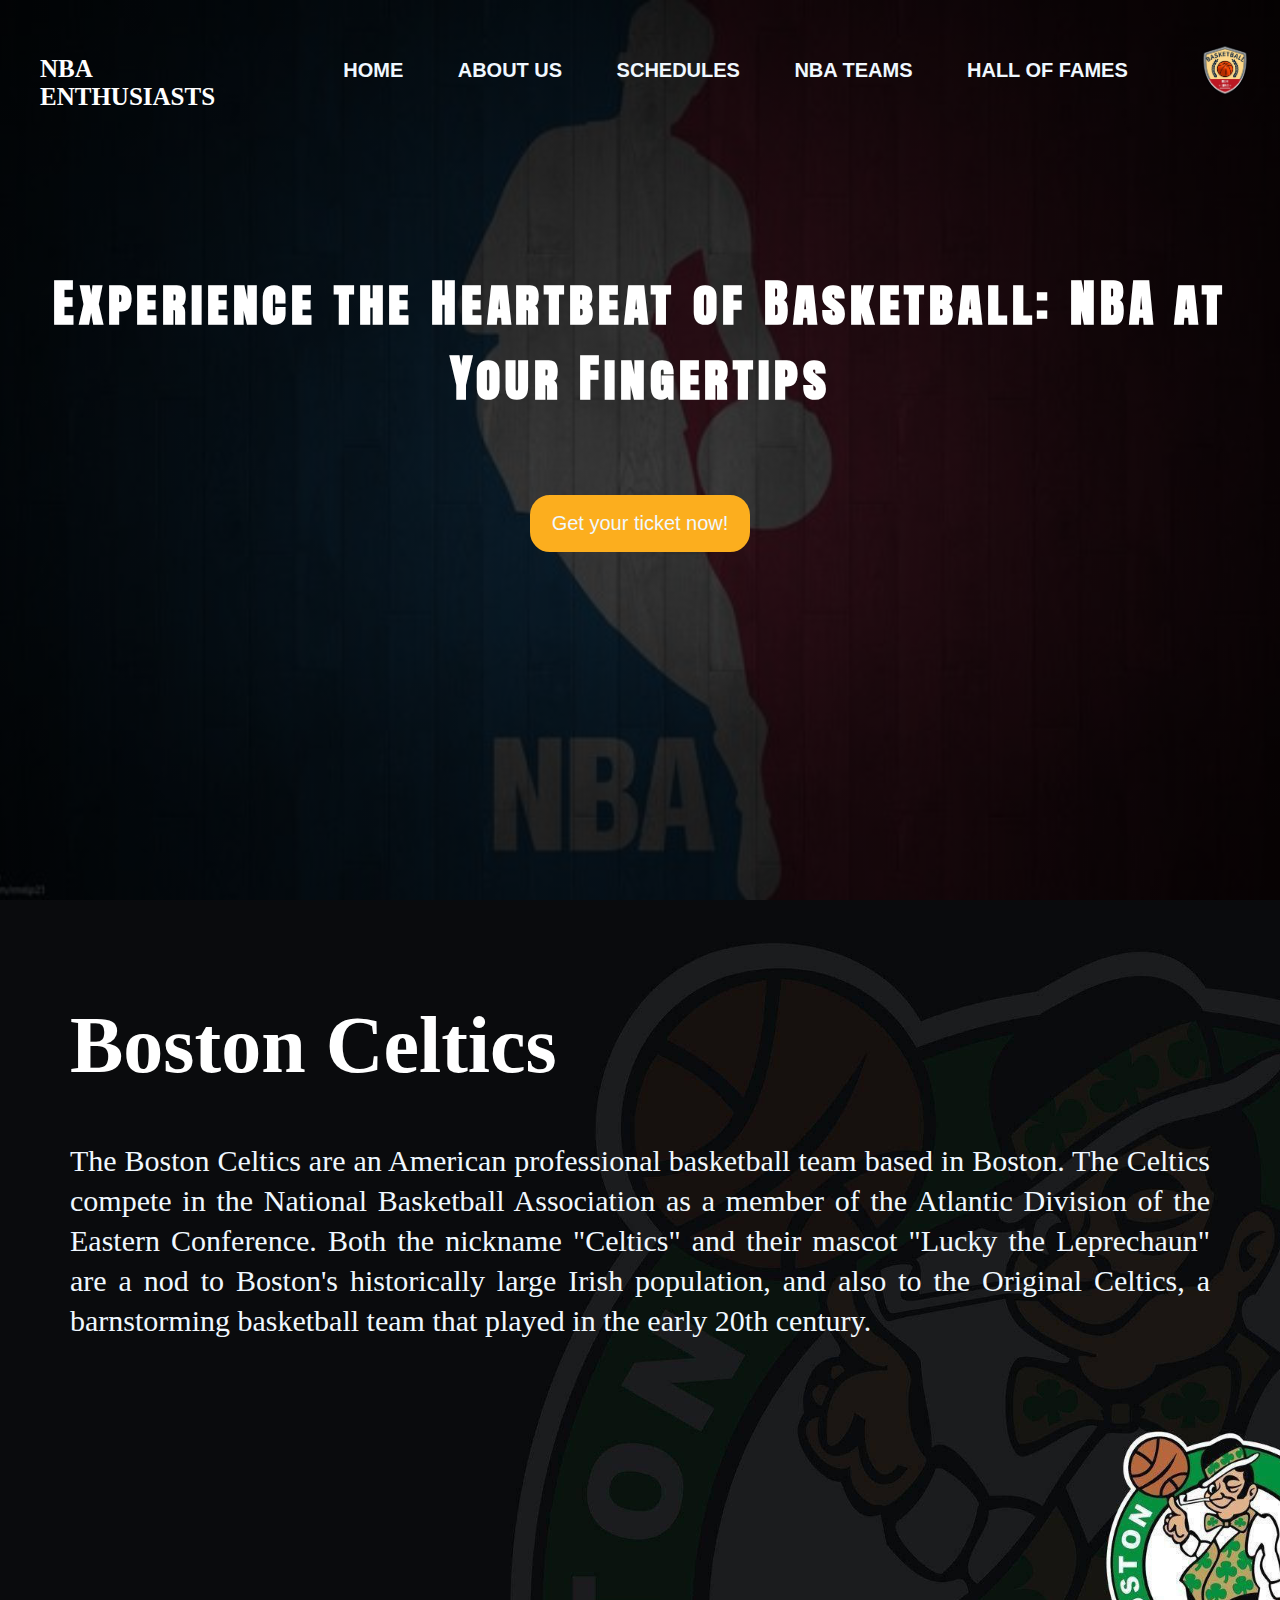
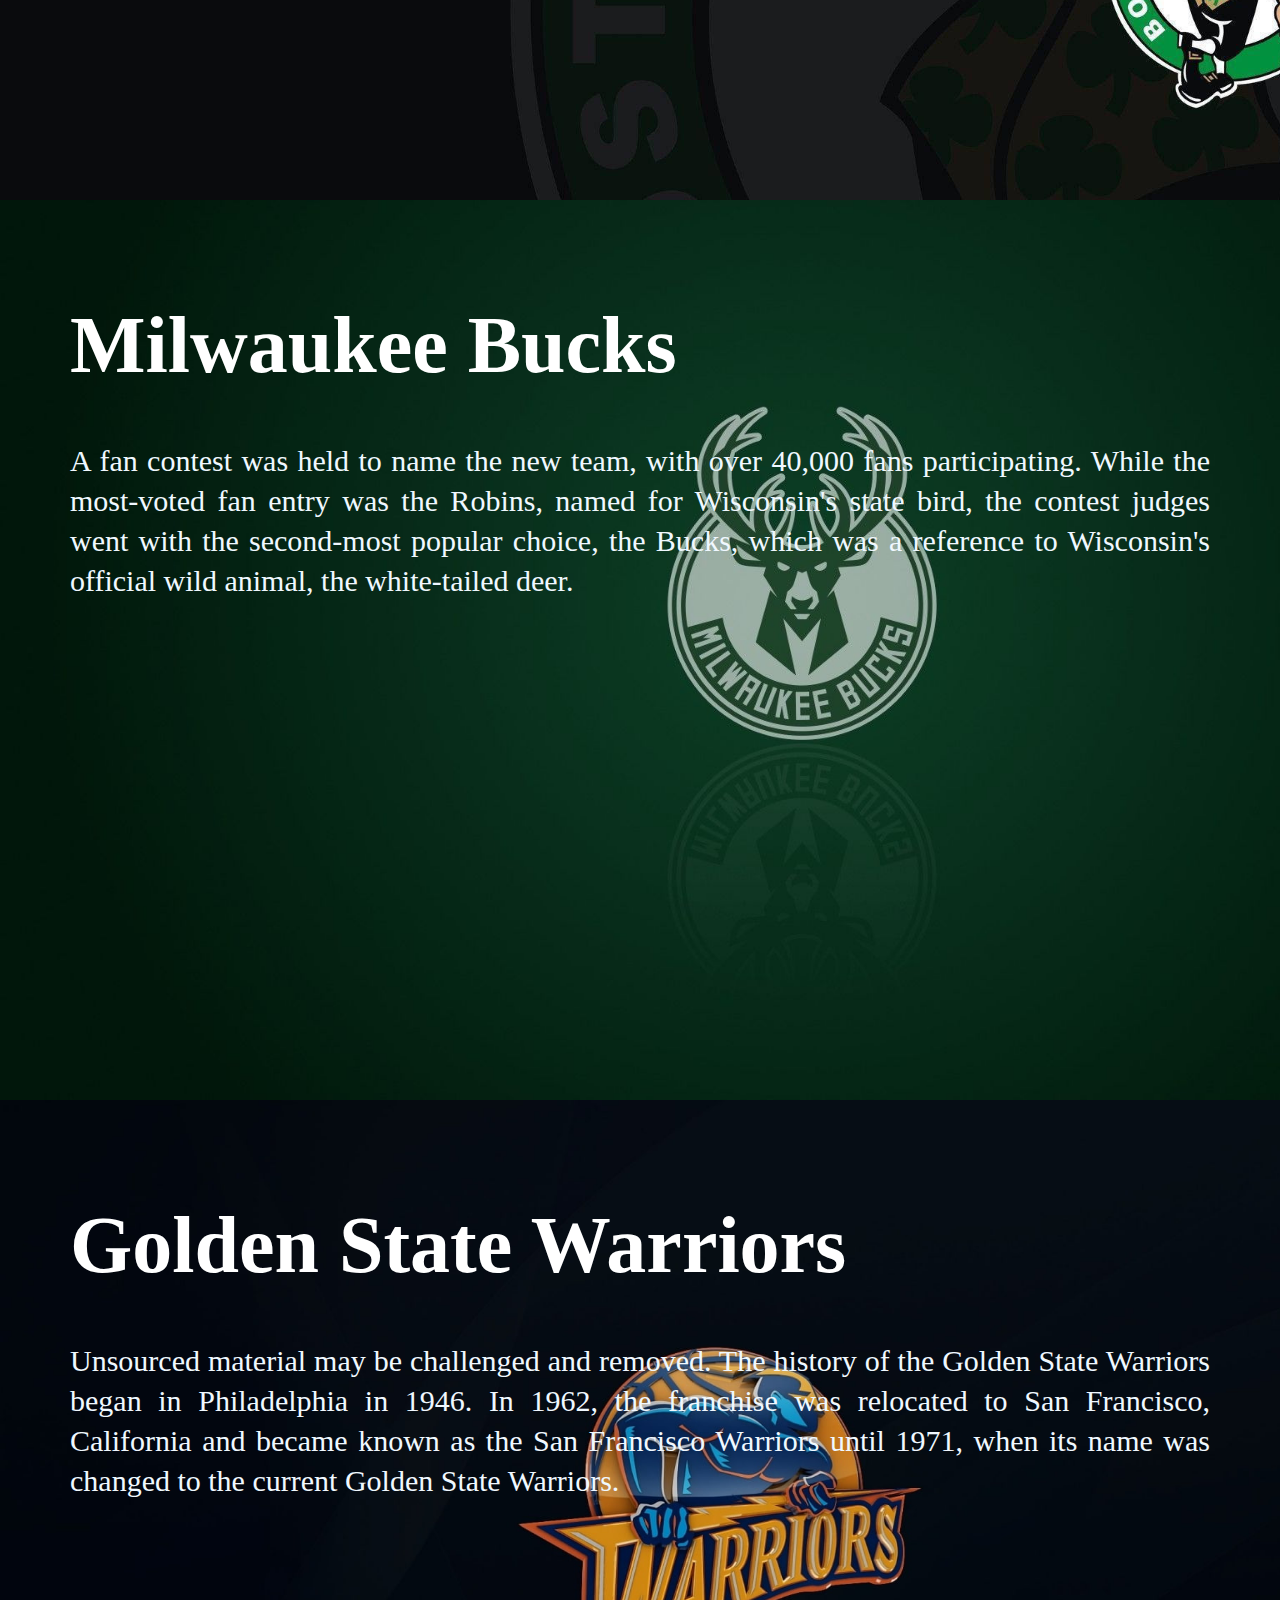
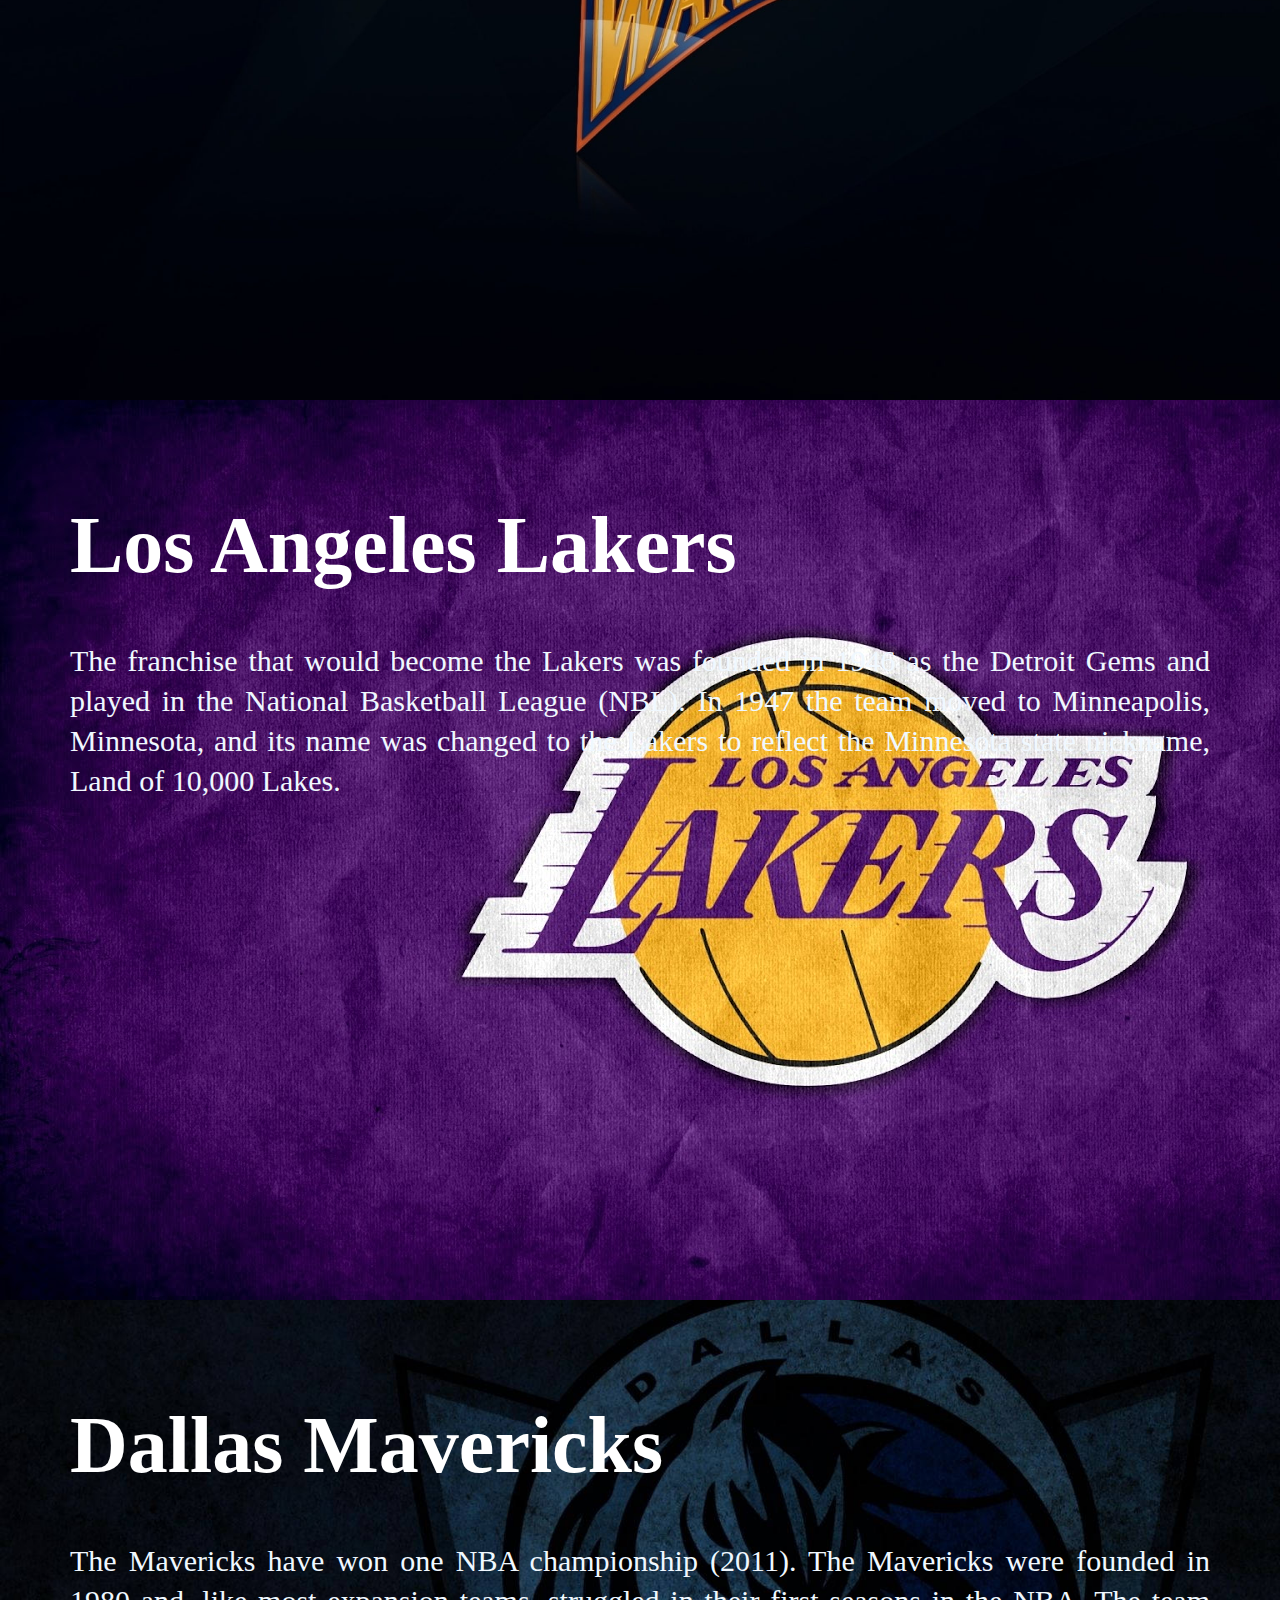
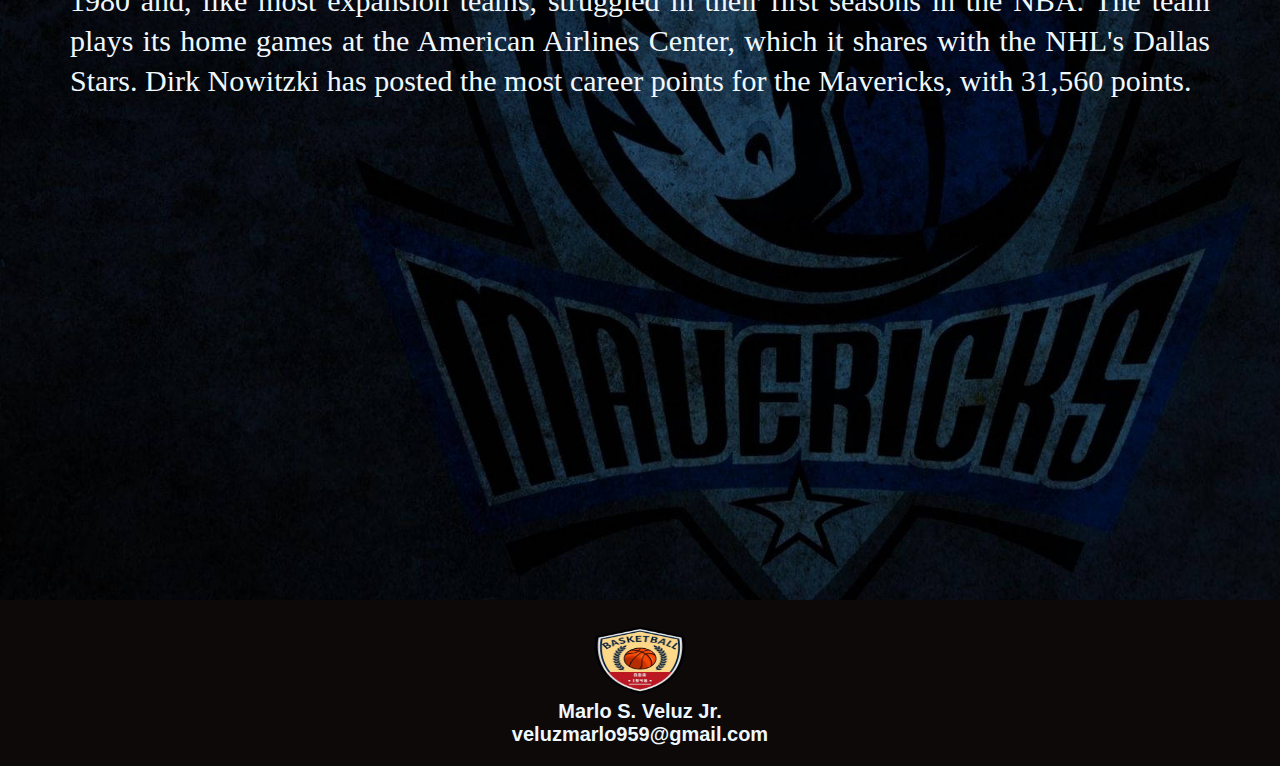
<file: index.html>
<!DOCTYPE html>
<html lang="en">
<head>
    <meta charset="UTF-8">
    <meta name="viewport" content="width=device-width, initial-scale=1.0">
    <link href="https://fonts.googleapis.com/css2?family=Anton+SC&display=swap" rel="stylesheet">
    <link rel="stylesheet" href="https://fonts.googleapis.com/css2?family=Material+Symbols+Outlined:opsz,wght,FILL,GRAD@20..48,100..700,0..1,-50..200">
    <link rel="stylesheet" href="style.css">
    <link rel="icon" href="logoo.png">
    <title>Basketball Enthusiasts</title>
</head>
<body>
    <div class="parent">
        <div class="Logo">
            <div class="nba"><a href="index.html">NBA Enthusiasts</a></div>
        </div>
        <div class="Nav">
          <a href="index.html"><h3>Home</h3></a>
          <a href="about.html"><h3>About us</h3></a>
          <a href="schedule.html"><h3>Schedules</h3></a>
          <a href="teams.html"><h3>NBA Teams</h3></a>
          <a href="hof.html" target="blank" style="margin-right: 5px;"><h3>Hall of Fames</h3></a>
    </div>
    <div class="landing">
      <h4>Experience the Heartbeat of Basketball: NBA at Your Fingertips</h4>
    </div>
    <div class="ticket">
      <button type="button"><a href="ticket.html" target="_blank">Get your ticket now!</a></button>
    </div>
    </div>
    <aside class="sidebar">
        <div class="logo">
          <img src="logoo.png" alt="logo">
          <h2>NBA Enthusiasts</h2>
        </div>
        <ul class="links">
          <h4>Main Menu</h4>
          <li>
            <a href="index.html">Home</a>
          </li>
          <li>
            <a href="about.html">About us</a>
          </li>
          <li>
            <a href="schedule.html">Schedules</a>
          </li>
          <li>
            <a href="teams.html">NBA Teams</a>
          </li>
          <li>
            <a href="hof.html">Hall of Fames</a>
          </li>
        </ul>
      </aside>
        <div class="box" style="background-image: url('one.jpg');"><h1>Boston Celtics</h1><p>The Boston Celtics are an American professional basketball team based in Boston. The Celtics compete in the National Basketball Association as a member of the Atlantic Division of the Eastern Conference. Both the nickname "Celtics" and their mascot "Lucky the Leprechaun" are a nod to Boston's historically large Irish population, and also to the Original Celtics, a barnstorming basketball team that played in the early 20th century.</p></div>
        <div class="box" style="background-image: url('two.jpg');"><h1>Milwaukee Bucks</h1><p>A fan contest was held to name the new team, with over 40,000 fans participating. While the most-voted fan entry was the Robins, named for Wisconsin's state bird, the contest judges went with the second-most popular choice, the Bucks, which was a reference to Wisconsin's official wild animal, the white-tailed deer.</p></div>
        <div class="box" style="background-image: url('gs.jpg');"><h1>Golden State Warriors</h1><p>Unsourced material may be challenged and removed. The history of the Golden State Warriors began in Philadelphia in 1946. In 1962, the franchise was relocated to San Francisco, California and became known as the San Francisco Warriors until 1971, when its name was changed to the current Golden State Warriors.</p></div>
        <div class="box" style="background-image: url('lal.jpg');"><h1>Los Angeles Lakers</h1><p>The franchise that would become the Lakers was founded in 1946 as the Detroit Gems and played in the National Basketball League (NBL). In 1947 the team moved to Minneapolis, Minnesota, and its name was changed to the Lakers to reflect the Minnesota state nickname, Land of 10,000 Lakes.</p></div>
        <div class="box" style="background-image: url('five.jpg');"><h1>Dallas Mavericks</h1><p>The Mavericks have won one NBA championship (2011). The Mavericks were founded in 1980 and, like most expansion teams, struggled in their first seasons in the NBA. The team plays its home games at the American Airlines Center, which it shares with the NHL's Dallas Stars. Dirk Nowitzki has posted the most career points for the Mavericks, with 31,560 points. </p></div>
    <div class="footer">
    <img class="Flogo" src="logoo.png">
    <h5 class="loc">Marlo S. Veluz Jr. <br>veluzmarlo959@gmail.com</h5>
    </div>
</body>
</html>
</file>
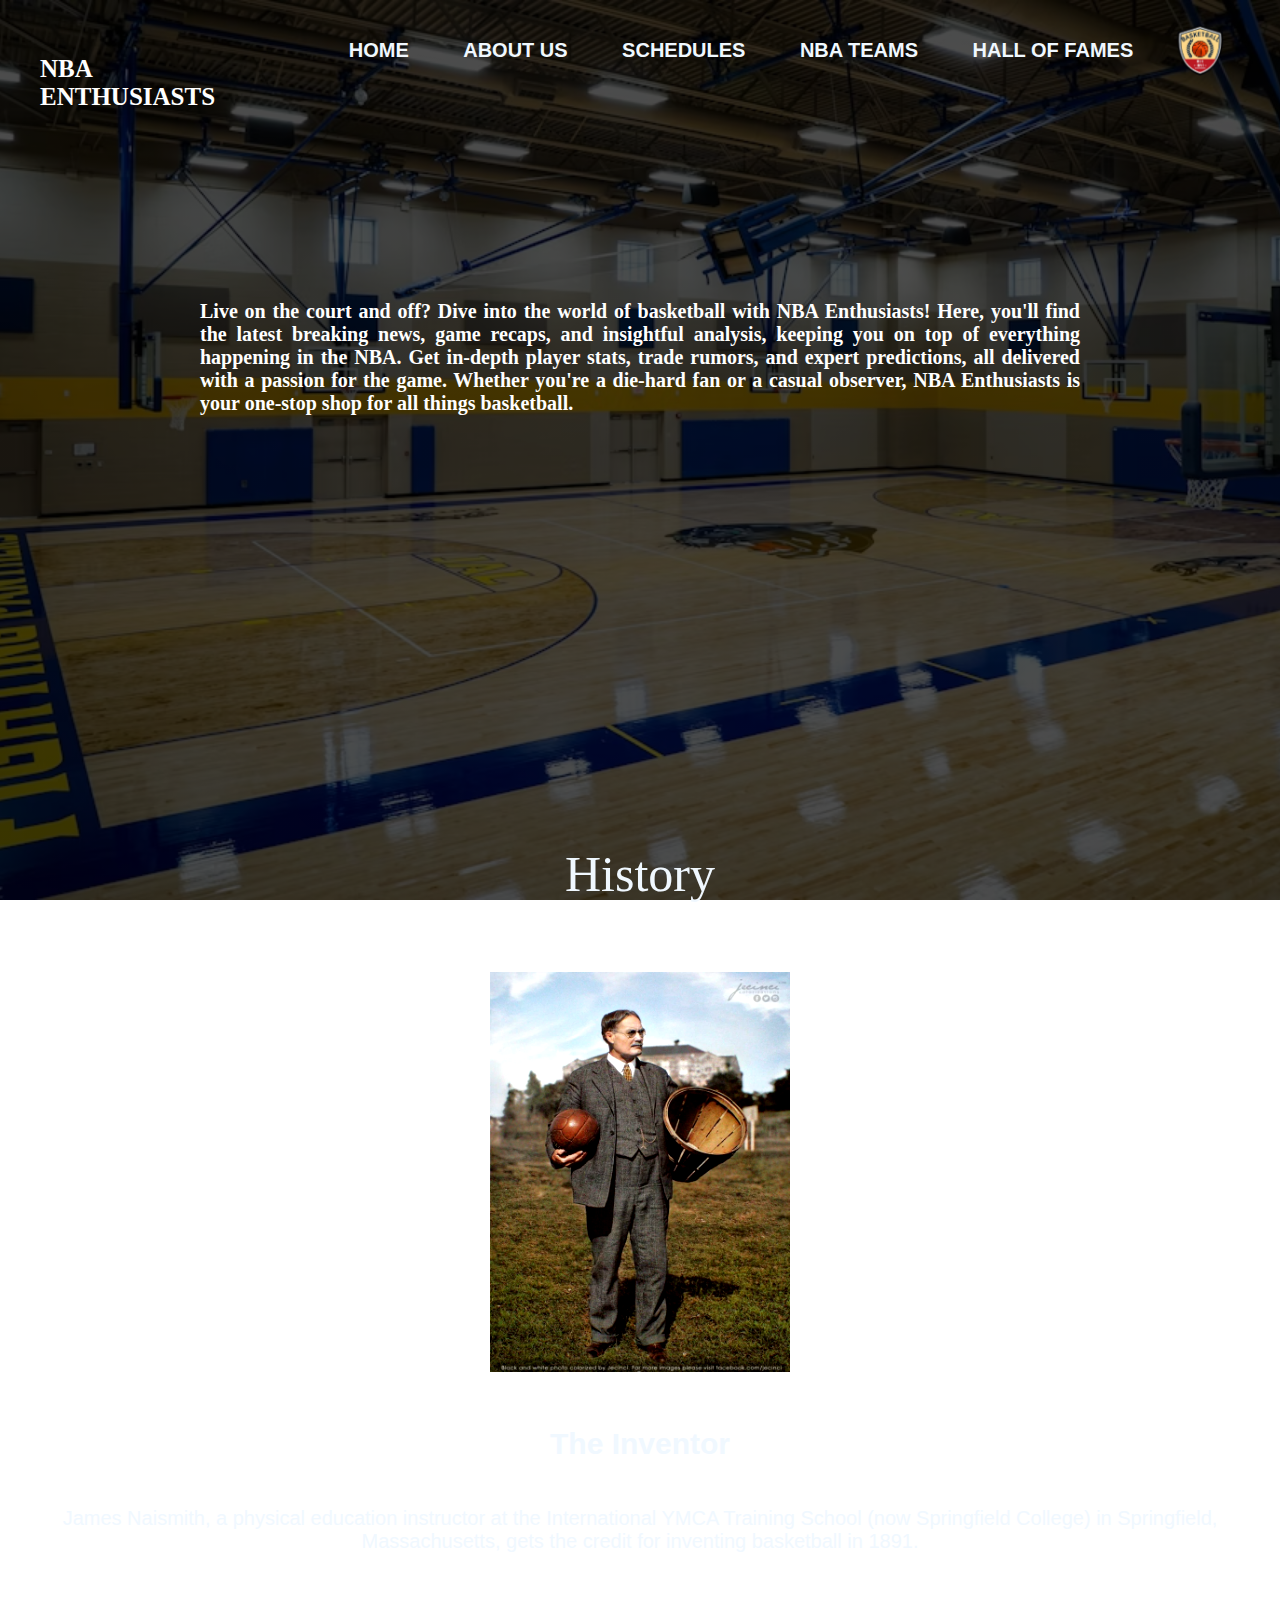
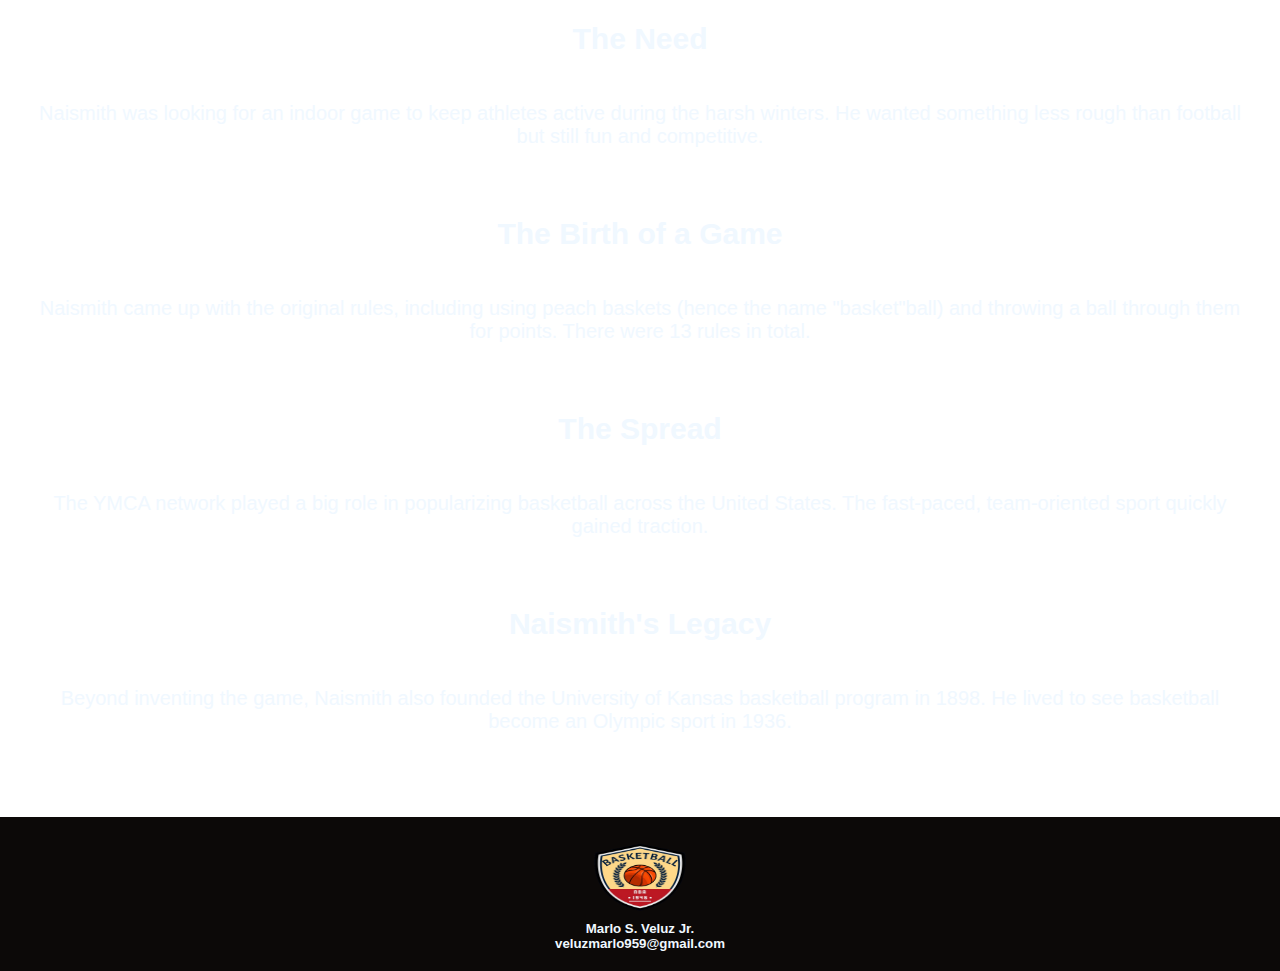
<file: about.html>
<!DOCTYPE html>
<html lang="en">
<head>
    <meta charset="UTF-8">
    <meta name="viewport" content="width=device-width, initial-scale=1.0">
    <link rel="stylesheet" href="about.css">
    <title>About us</title>
</head>
<body>
    <div class="about_bg">
      <div class="Logo">
        <div class="nba"><a href="index.html">NBA Enthusiasts</a></div>
    </div>
        
        <div class="Nav">
            <a href="index.html"><h3>Home</h3></a>
            <a href="about.html"><h3>About us</h3></a>
            <a href="schedule.html"><h3>Schedules</h3></a>
            <a href="teams.html"><h3>NBA Teams</h3></a>
            <a href="hof.html"><h3>Hall of Fames</h3></a>
    </div>
    <h6 class="head">Live on the court and off? Dive into the world of basketball with NBA Enthusiasts! Here, you'll find the latest breaking news,
       game recaps, and insightful analysis, keeping you on top of everything happening in the NBA. Get in-depth player stats, trade rumors, and 
       expert predictions, all delivered with a passion for the game. Whether you're a die-hard fan or a casual observer, NBA Enthusiasts is your 
       one-stop shop for all things basketball.</h6>
    <div class="history">
      <span>History</span><br><br><br><br>  
      <img class="Naismith" src="bg/james.webp">
      <h2>The Inventor</h2><br><br><p>James Naismith, a physical education instructor at the International YMCA Training School (now Springfield College) in Springfield, Massachusetts, gets the credit for inventing basketball in 1891.</p><br><br><br>

      <h2>The Need</h2><br><br><p>Naismith was looking for an indoor game to keep athletes active during the harsh winters. He wanted something less rough than football but still fun and competitive.</p><br><br><br>
      
      <h2>The Birth of a Game</h2><br><br><p>Naismith came up with the original rules, including using peach baskets (hence the name "basket"ball) and throwing a ball through them for points. There were 13 rules in total.</p><br><br><br>
      
      <h2>The Spread</h2><br><br><p>The YMCA network played a big role in popularizing basketball across the United States. The fast-paced, team-oriented sport quickly gained traction.</p><br><br><br>
      
      <h2>Naismith's Legacy</h2><br><br><p>Beyond inventing the game, Naismith also founded the University of Kansas basketball program in 1898. He lived to see basketball become an Olympic sport in 1936.</p></div><br><br><br>
  </div>

    <div class="support"></div>
    <aside class="sidebar">
        <div class="logo">
          <img src="logoo.png" alt="logo">
          <h2>NBA Enthusiasts</h2>
        </div>
        <ul class="links">
          <h4>Main Menu</h4>
          <li>
            <a href="index.html">Home</a>
          </li>
          <li>
            <a href="about.html">About us</a>
          </li>
          <li>
            <a href="schedule.html">Schedules</a>
          </li>
          <li>
            <a href="teams.html">NBA Teams</a>
          </li>
          <li>
            <a href="hof.html">Hall of Fames</a>
          </li>
        </ul>
      </aside>
      <div class="footer">
        <img class="Flogo" src="logoo.png">
        <h5 class="loc">Marlo S. Veluz Jr. <br>veluzmarlo959@gmail.com</h5>
     </div>
    
</body>
</html>
</file>
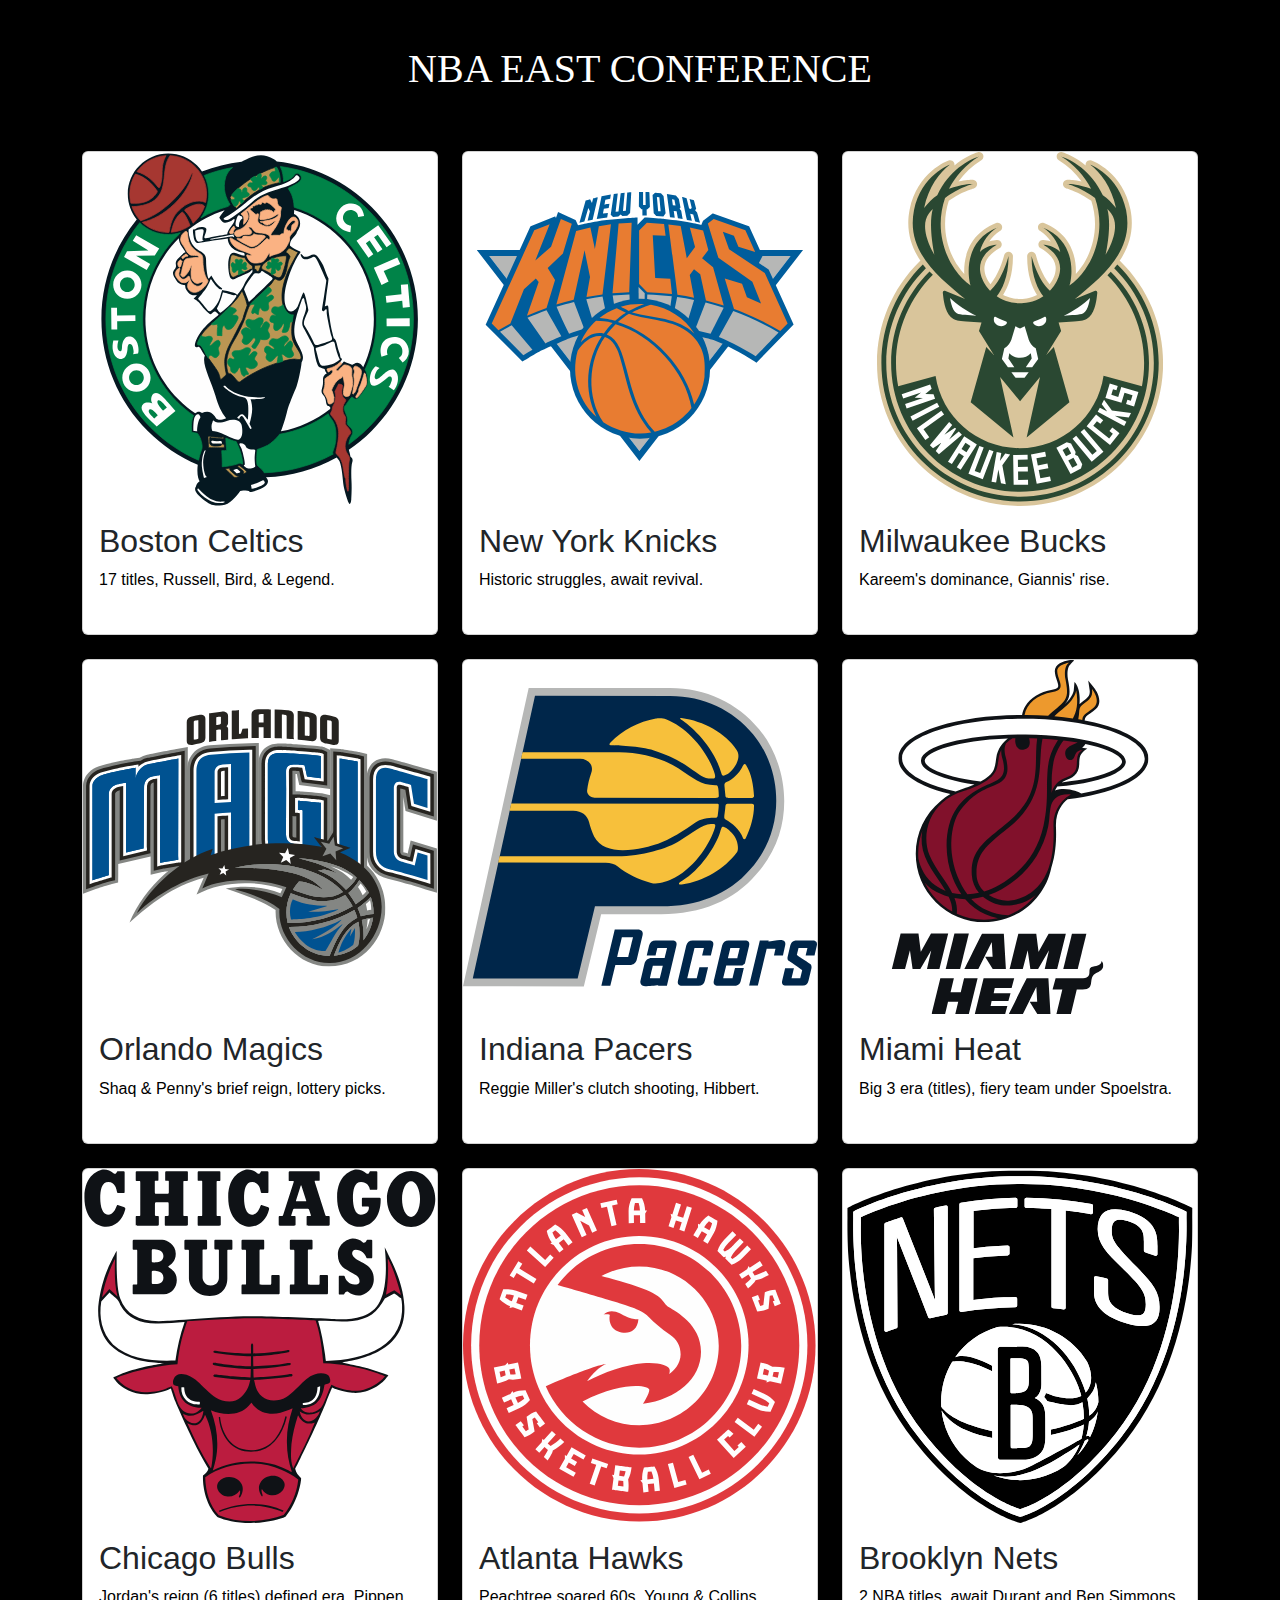
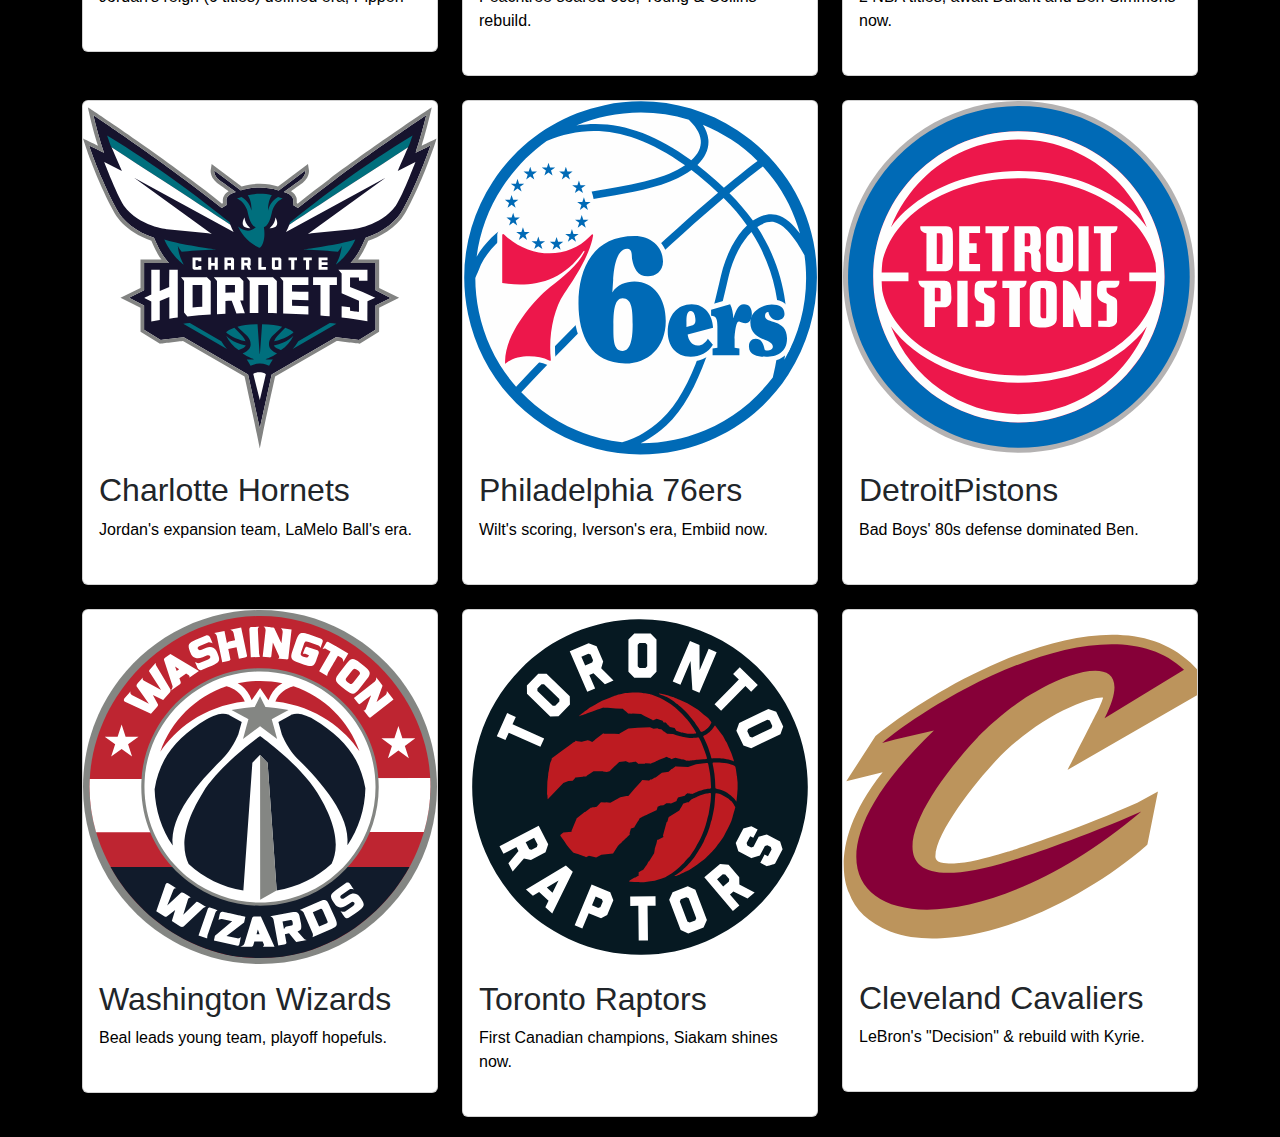
<file: east.html>
<!DOCTYPE html>
<html lang="en">
<head>
    <meta charset="UTF-8">
    <meta name="viewport" content="width=device-width, initial-scale=1.0">
    <link rel="stylesheet" href="team.css">
    <link href="https://cdn.jsdelivr.net/npm/bootstrap@5.3.3/dist/css/bootstrap.min.css" rel="stylesheet" integrity="sha384-QWTKZyjpPEjISv5WaRU9OFeRpok6YctnYmDr5pNlyT2bRjXh0JMhjY6hW+ALEwIH" crossorigin="anonymous">
    <title>Eastern Conference</title>
</head>
<body>
    <div class="wrap">
    <h1>Nba East Conference</h1>
    <div class="container">
        <div class="row row-cols-1 row-cols-md-3 g-4">
            <div class="one">
            <div class="col">
                <div class="card">
                    <img src="east teams/boston.svg" class="card-img-top" alt="Boston Celtics">
                    <div class="card-body">
                        <h2>Boston Celtics</h2>
                        <p>17 titles, Russell, Bird, & Legend.</p>
                    </div>
                </div>
            </div>
        </div>
            <div class="col">
                <div class="card">
                    <img src="east teams/NewYork.svg" class="card-img-top" alt="New York City">
                    <div class="card-body">
                        <h2>New York Knicks</h2>
                        <p>Historic struggles, await revival.</p>
                    </div>
                </div>
            </div>
            <div class="col">
                <div class="card">
                    <img src="east teams/bucks.svg" class="card-img-top" alt="Milwaukee Bucks">
                    <div class="card-body">
                        <h2>Milwaukee Bucks</h2>
                        <p>Kareem's dominance, Giannis' rise.</p>
                    </div>
                </div>
            </div>
            <div class="col">
                <div class="card">
                    <img src="east teams/magic.svg" class="card-img-top" alt="Orlando Magics">
                    <div class="card-body">
                        <h2>Orlando Magics</h2>
                        <p>Shaq & Penny's brief reign, lottery picks.</p>
                    </div>
                </div>
            </div>
            <div class="col">
                <div class="card">
                    <img src="east teams/pacers.svg" class="card-img-top" alt="Indiana Pacers">
                    <div class="card-body">
                        <h2>Indiana Pacers</h2>
                        <p>Reggie Miller's clutch shooting, Hibbert.</p>
                    </div>
                </div>
            </div>
            <div class="col">
                <div class="card">
                    <img src="east teams/heat.svg" class="card-img-top" alt="Miami Heat">
                    <div class="card-body">
                        <h2>Miami Heat</h2>
                        <p>Big 3 era (titles), fiery team under Spoelstra.</p>
                    </div>
                </div>
            </div>
            <div class="col">
                <div class="card">
                    <img src="east teams/bulls.svg" class="card-img-top" alt="Chicago Bulls">
                    <div class="card-body">
                        <h2>Chicago Bulls</h2>
                        <p>Jordan's reign (6 titles) defined era, Pippen
                        </p>
                    </div>
                </div>
            </div>
            <div class="col">
                <div class="card">
                    <img src="east teams/hawks.svg" class="card-img-top" alt="Atlanta Hawks">
                    <div class="card-body">
                        <h2>Atlanta Hawks</h2>
                        <p>Peachtree soared 60s, Young & Collins rebuild.</p>
                    </div>
                </div>
            </div>
            <div class="col">
                <div class="card">
                    <img src="east teams/nets.svg" class="card-img-top" alt="Brooklyn Nets">
                    <div class="card-body">
                        <h2>Brooklyn Nets</h2>
                        <p>2 NBA titles, await Durant and Ben Simmons now.</p>
                    </div>
                </div>
            </div>
            <div class="col">
                <div class="card">
                    <img src="east teams/hornets.svg" class="card-img-top" alt="Charlotte Hornets">
                    <div class="card-body">
                        <h2>Charlotte Hornets</h2>
                        <p>Jordan's expansion team, LaMelo Ball's era.</p>
                    </div>
                </div>
            </div>
            <div class="col">
                <div class="card">
                    <img src="east teams/sixers.svg" class="card-img-top" alt="Philadelphia 76ers">
                    <div class="card-body">
                        <h2>Philadelphia 76ers</h2>
                        <p>Wilt's scoring, Iverson's era, Embiid now.</p>
                    </div>
                </div>
            </div>
            <div class="col">
                <div class="card">
                    <img src="east teams/pistons.svg" class="card-img-top" alt="Detroit Pistons">
                    <div class="card-body">
                        <h2>DetroitPistons</h2>
                        <p>Bad Boys' 80s defense dominated Ben.</p>
                    </div>
                </div>
            </div>
            <div class="col">
                <div class="card">
                    <img src="east teams/wizards.svg" class="card-img-top" alt="Washington Wizards">
                    <div class="card-body">
                        <h2>Washington Wizards</h2>
                        <p>Beal leads young team, playoff hopefuls.</p>
                    </div>
                </div>
            </div>
            <div class="col">
                <div class="card">
                    <img src="east teams/raptors.svg" class="card-img-top" alt="Toronto Raptors">
                    <div class="card-body">
                        <h2>Toronto Raptors</h2>
                        <p>First Canadian champions, Siakam shines now.</p>
                    </div>
                </div>
            </div>
            <div class="col">
                <div class="card">
                    <img src="east teams/cavs.svg" class="card-img-top" alt="Cleveland Cavaliers">
                    <div class="card-body">
                        <h2>Cleveland Cavaliers</h2>
                        <p>LeBron's "Decision" & rebuild with Kyrie.</p>
                    </div>
                </div>

            </div>

        </div>
    </div>
</div>


</body>
</html>
</file>
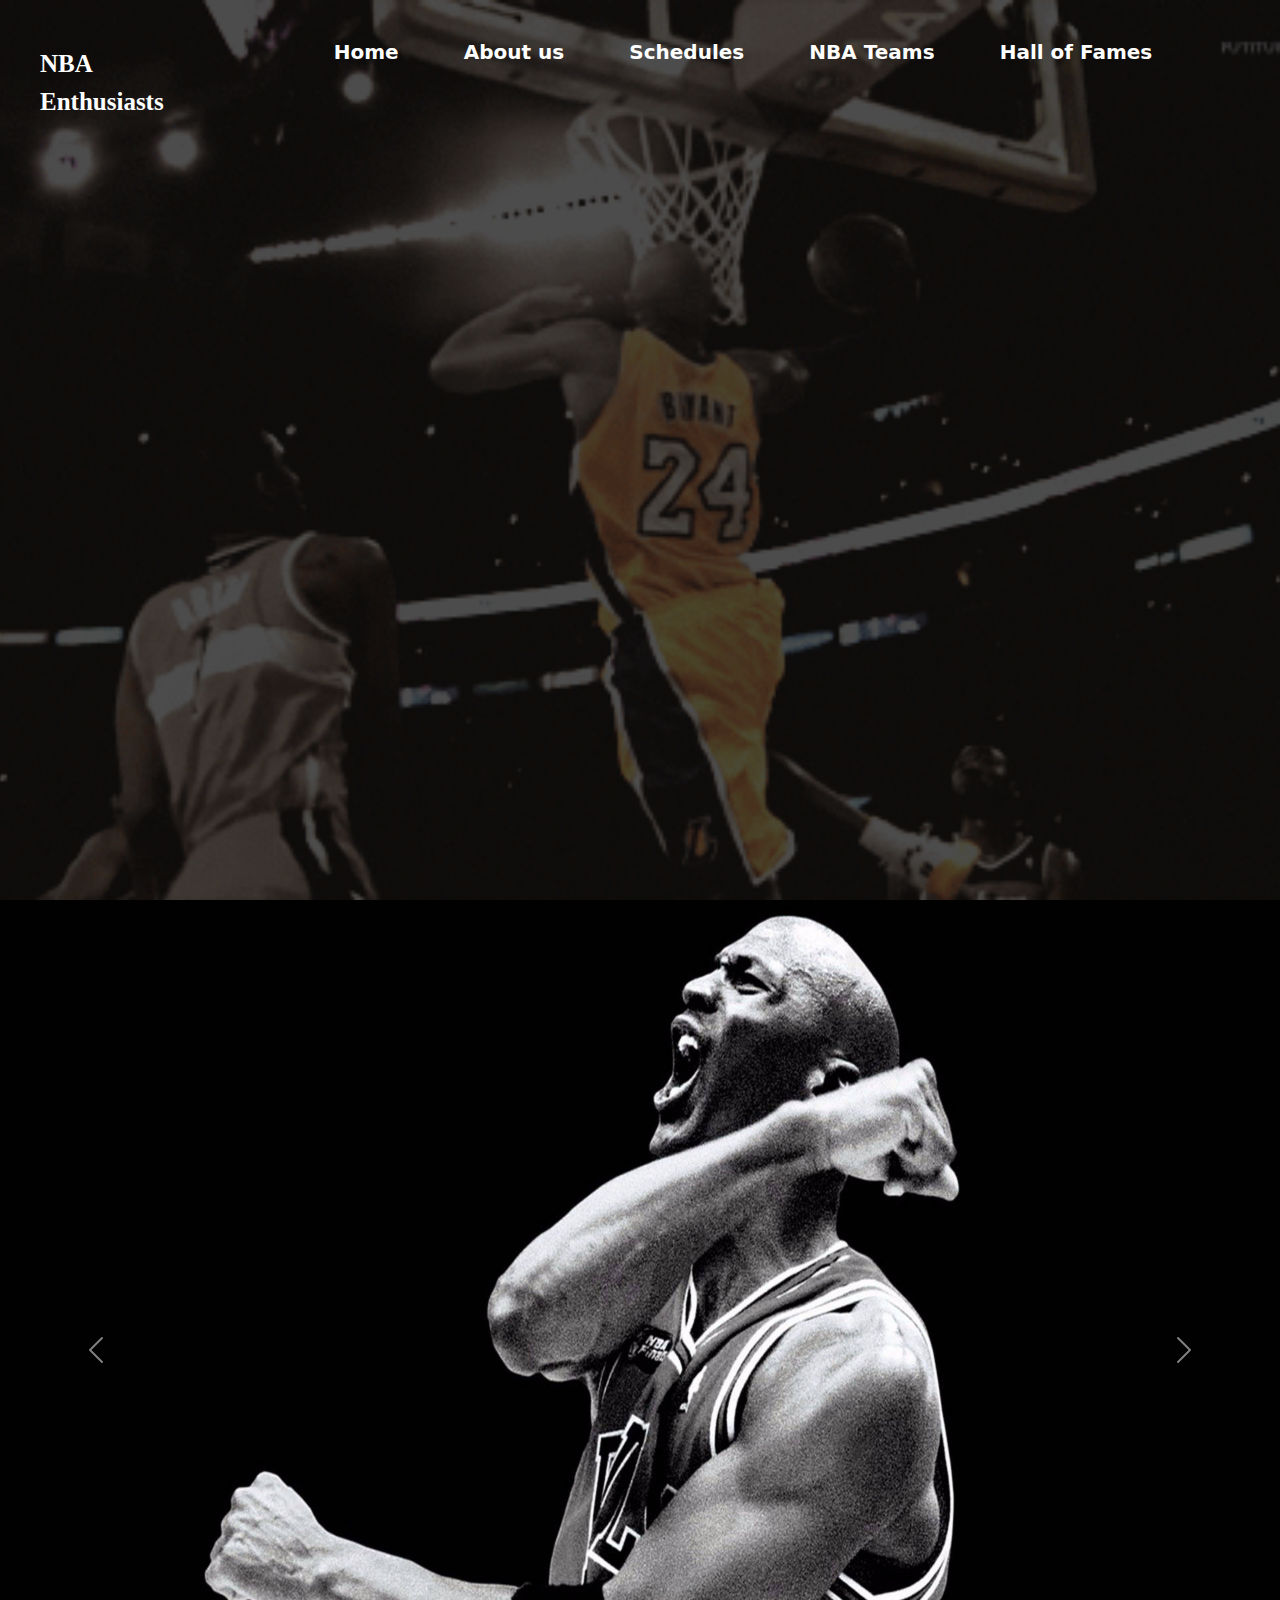
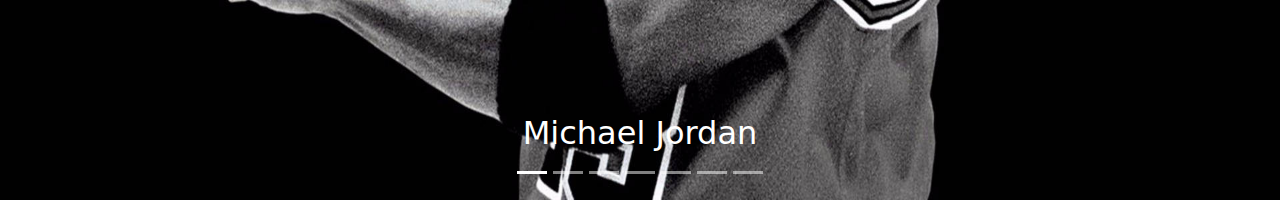
<file: hof.html>
<!DOCTYPE html>
<html lang="en">
<head>
    <meta charset="UTF-8">
    <meta name="viewport" content="width=device-width, initial-scale=1.0">
    <title>Hall of Fames</title>
    <link href="https://cdn.jsdelivr.net/npm/bootstrap@5.3.3/dist/css/bootstrap.min.css" rel="stylesheet" integrity="sha384-QWTKZyjpPEjISv5WaRU9OFeRpok6YctnYmDr5pNlyT2bRjXh0JMhjY6hW+ALEwIH" crossorigin="anonymous">
    <script src="https://cdn.jsdelivr.net/npm/bootstrap@5.3.3/dist/js/bootstrap.bundle.min.js" integrity="sha384-YvpcrYf0tY3lHB60NNkmXc5s9fDVZLESaAA55NDzOxhy9GkcIdslK1eN7N6jIeHz" crossorigin="anonymous"></script>
    <link rel="stylesheet" href="hof.css">
</head>
<body>
    <div class="parent">
        <div class="Logo">
            <div class="nba"><a href="index.html">NBA Enthusiasts</a></div>
        </div>
    <div class="Nav">
      <a href="index.html"><h3>Home</h3></a>
      <a href="about.html"><h3>About us</h3></a>
      <a href="schedule.html"><h3>Schedules</h3></a>
      <a href="teams.html"><h3>NBA Teams</h3></a>
      <a href="hof.html"><h3>Hall of Fames</h3></a>
</div>
</div>
<div id="carouselExampleCaptions" class="carousel slide carousel-fade">
    <div class="carousel-indicators">
      <button type="button" data-bs-target="#carouselExampleCaptions" data-bs-slide-to="0" class="active" aria-current="true" aria-label="Slide 1"></button>
      <button type="button" data-bs-target="#carouselExampleCaptions" data-bs-slide-to="1" aria-label="Slide 2"></button>
      <button type="button" data-bs-target="#carouselExampleCaptions" data-bs-slide-to="2" aria-label="Slide 3"></button>
      <button type="button" data-bs-target="#carouselExampleCaptions" data-bs-slide-to="3" aria-label="Slide 4"></button>
      <button type="button" data-bs-target="#carouselExampleCaptions" data-bs-slide-to="4" aria-label="Slide 5"></button>
      <button type="button" data-bs-target="#carouselExampleCaptions" data-bs-slide-to="5" aria-label="Slide 6"></button>
      <button type="button" data-bs-target="#carouselExampleCaptions" data-bs-slide-to="6" aria-label="Slide 7"></button>
    </div>
    <div class="carousel-inner">
      <div class="carousel-item active">
        <img src="hof/mj.jpg" class="d-block w-100" alt="jordan">
        <div class="carousel-caption d-md-block">
          <h2>Michael Jordan</h2>
        </div>
      </div>
      <div class="carousel-item">
        <img src="hof/kobe.png" class="d-block w-100" alt="kobe">
        <div class="carousel-caption d-md-block">
          <h2>Kobe Bryant</h2>
        </div>
      </div>
      <div class="carousel-item">
        <img src="hof/pierce.jpg" class="d-block w-100" alt="Pierce">
        <div class="carousel-caption d-md-block">
          <h2>Paul Pierce</h2>
        </div>
      </div>
      <div class="carousel-item">
        <img src="hof/duncan.jpg" class="d-block w-100" alt="shaq">
        <div class="carousel-caption d-md-block">
          <h2>Tim Duncan</h2>
        </div>
      </div>
      <div class="carousel-item">
        <img src="hof/parker.jpg" class="d-block w-100" alt="shaq">
        <div class="carousel-caption d-md-block">
          <h2>Tony Parker</h2>
        </div>
      </div>
      <div class="carousel-item">
        <img src="hof/dirk.jpg" class="d-block w-100" alt="shaq">
        <div class="carousel-caption d-md-block">
          <h2>Dirk Nowitzki</h2>
        </div>
      </div>
      <div class="carousel-item">
        <img src="hof/ming.jpg" class="d-block w-100" alt="Yao Ming">
        <div class="carousel-caption d-md-block">
          <h2>Yao Ming</h2>
        </div>
      </div>
    </div>
    <button class="carousel-control-prev" type="button" data-bs-target="#carouselExampleCaptions" data-bs-slide="prev">
      <span class="carousel-control-prev-icon" aria-hidden="true"></span>
      <span class="visually-hidden">Previous</span>
    </button>
    <button class="carousel-control-next" type="button" data-bs-target="#carouselExampleCaptions" data-bs-slide="next">
      <span class="carousel-control-next-icon" aria-hidden="true"></span>
      <span class="visually-hidden">Next</span>
    </button>
  </div>
</body>
</html>
</file>
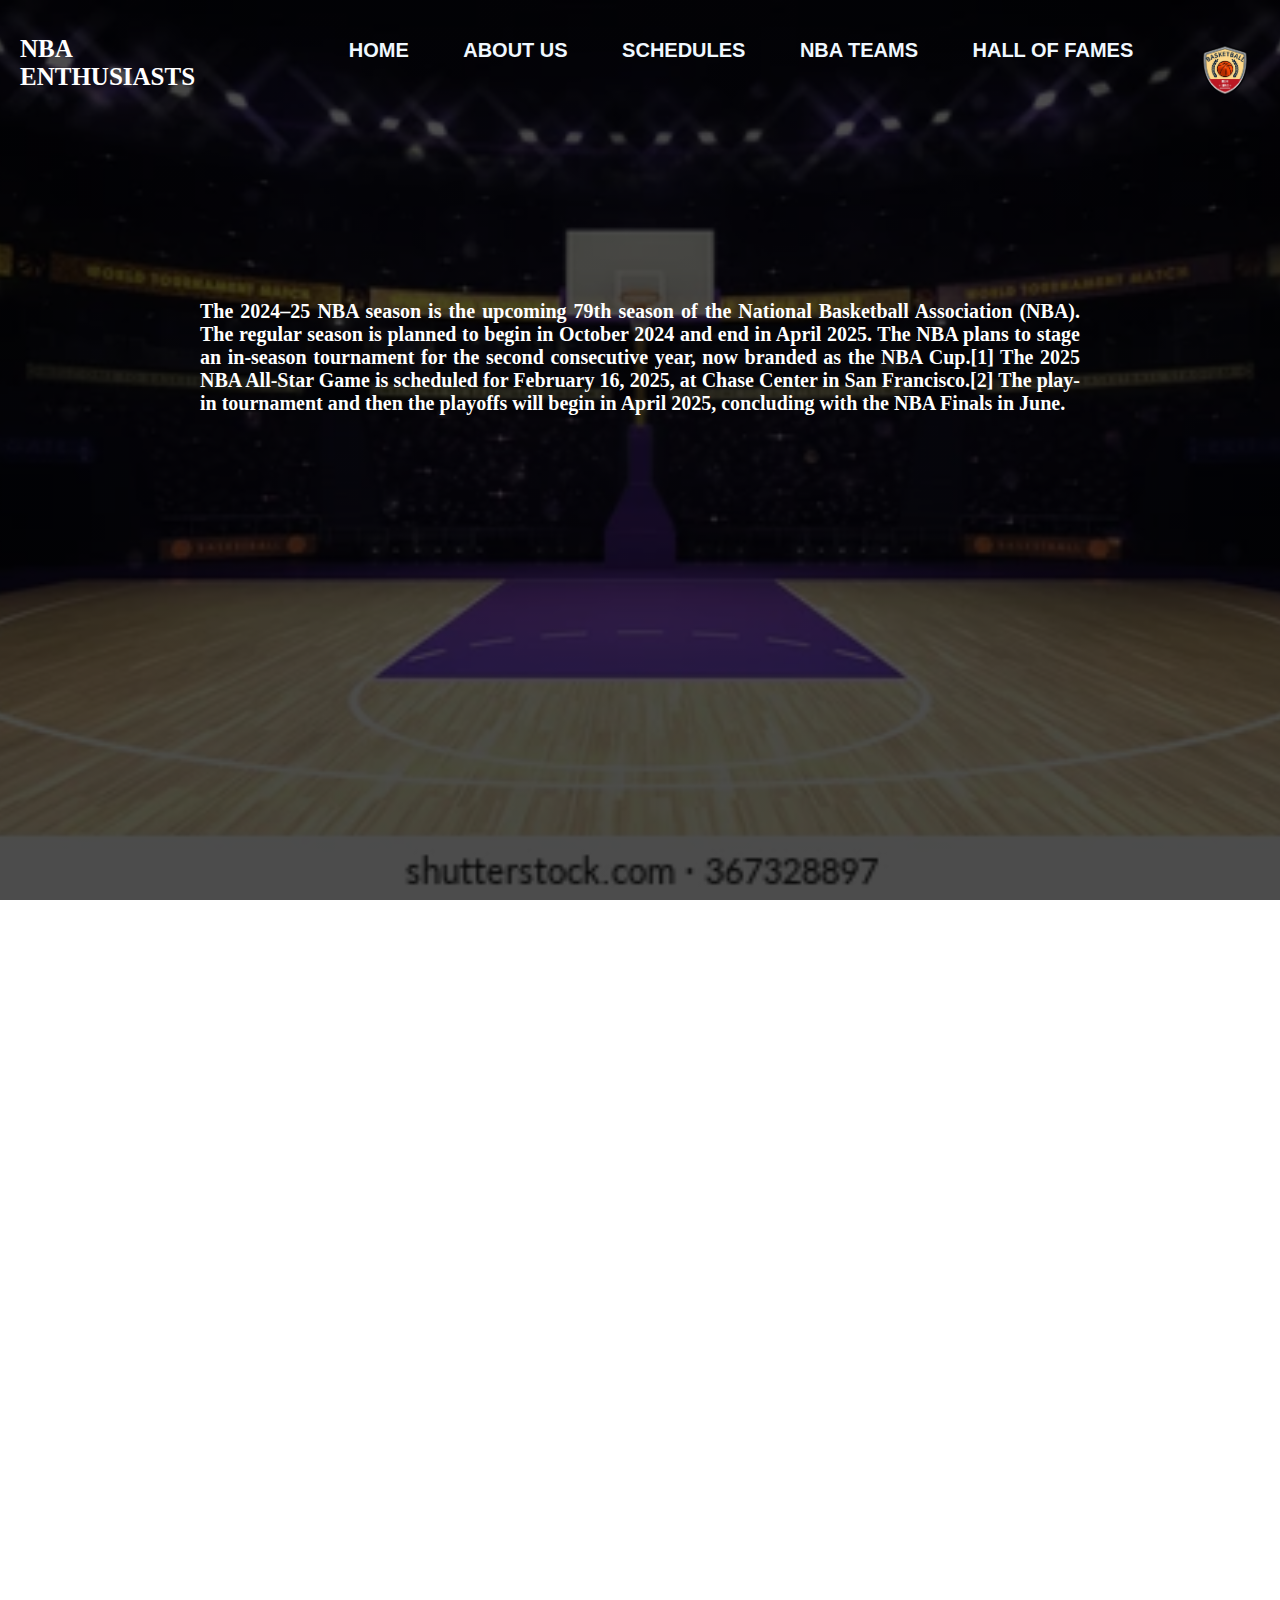
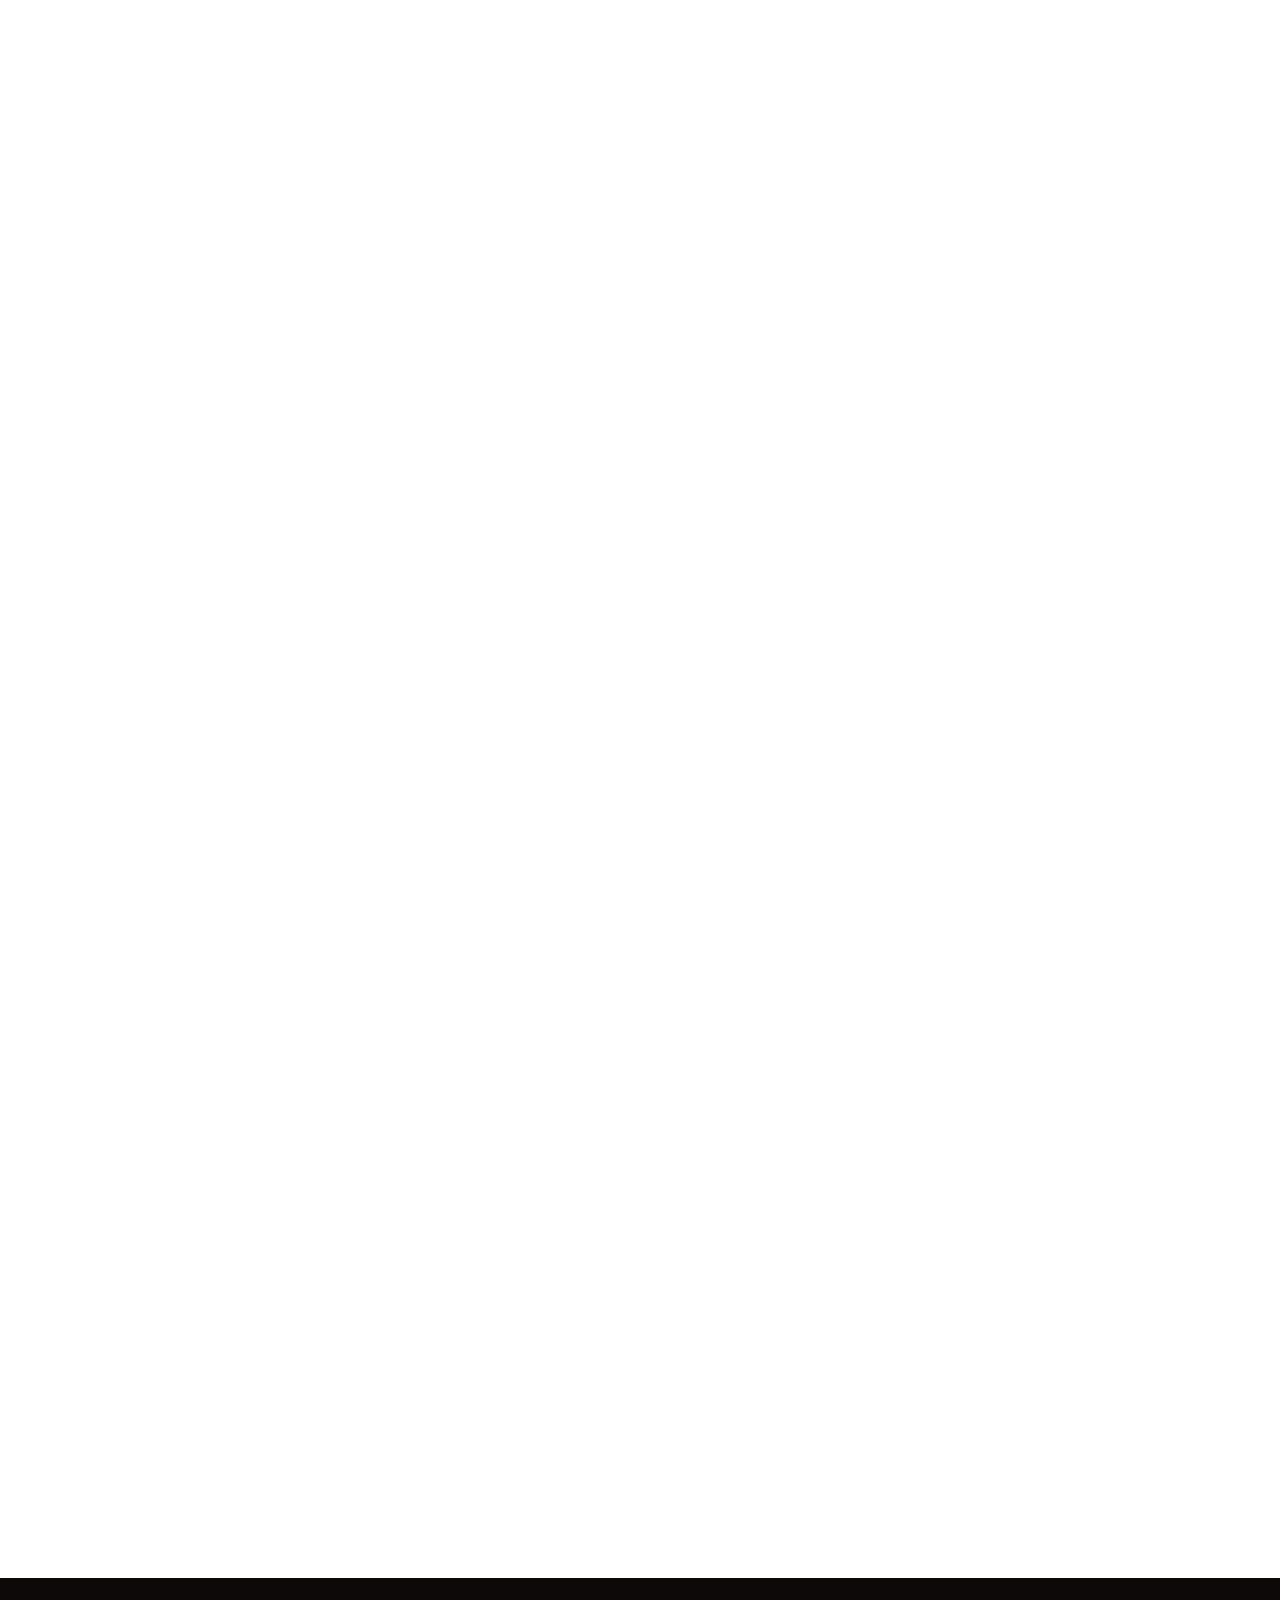
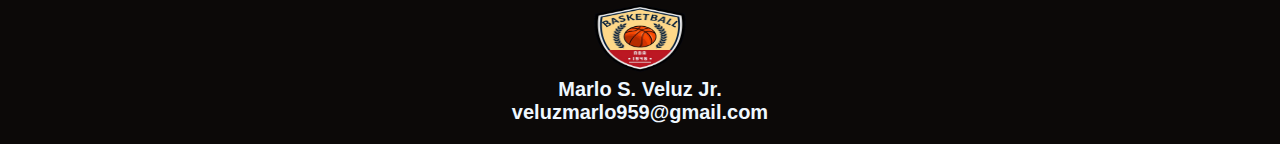
<file: schedule.html>
<!DOCTYPE html>
<html lang="en">
<head>
    <meta charset="UTF-8">
    <meta name="viewport" content="width=device-width, initial-scale=1.0">
    <link rel="stylesheet" href="style.css">
    <title>Schedules</title>
</head>
<body>
    <div class="sched_bg">
        <div class="Logo">
            <div class="nba"><a href="index.html">NBA Enthusiasts</a></div>
        </div>
        <div class="Nav">
            <a href="index.html"><h3>Home</h3></a>
            <a href="about.html"><h3>About us</h3></a>
            <a href="schedule.html"><h3>Schedules</h3></a>
            <a href="teams.html"><h3>NBA Teams</h3></a>
            <a href="hof.html"><h3>Hall of Fames</h3></a>
    </div>
    
    
    <h6 class="sched">The 2024–25 NBA season is the upcoming 79th season of the National Basketball Association (NBA). The regular season is planned to begin in October 2024 and end in April 2025. The NBA plans to stage an in-season tournament for the second consecutive year, now branded as the NBA Cup.[1] The 2025 NBA All-Star Game is scheduled for February 16, 2025, at Chase Center in San Francisco.[2] The play-in tournament and then the playoffs will begin in April 2025, concluding with the NBA Finals in June.</h6>
    <h1 class="All-Star">NBA All-Star Schedules</h1>
    <div class="list">
        <br>
        2025: Feb. 14-16 in San Francisco, CA<br><br>
        <iframe src="https://www.google.com/maps/embed?pb=!1m18!1m12!1m3!1d3153.939435430042!2d-122.39045212426558!3d37.76801827198706!2m3!1f0!2f0!3f0!3m2!1i1024!2i768!4f13.1!3m3!1m2!1s0x808f7fc67f4400e9%3A0x7d6793e3d8a141e3!2sChase%20Center!5e0!3m2!1sen!2sph!4v1720783375967!5m2!1sen!2sph"  style="border:0;" allowfullscreen="" loading="lazy" referrerpolicy="no-referrer-when-downgrade"></iframe>
        <br><br>2026: Feb. 13-15 in Los Angeles, CA<br><br>
        <iframe src="https://www.google.com/maps/embed?pb=!1m18!1m12!1m3!1d3306.03431435045!2d-118.26995022443991!3d34.042990873160484!2m3!1f0!2f0!3f0!3m2!1i1024!2i768!4f13.1!3m3!1m2!1s0x80c2c7b8f59efd39%3A0xf7a1121cc755e4b7!2sStaples%20Center!5e0!3m2!1sen!2sph!4v1720783501932!5m2!1sen!2sph"  style="border:0;" allowfullscreen="" loading="lazy" referrerpolicy="no-referrer-when-downgrade"></iframe>
        <br><br>2027: Feb. 19-21 in Phoenix, AZ<br><br>
        <iframe src="https://www.google.com/maps/embed?pb=!1m18!1m12!1m3!1d3329.137003854931!2d-112.07377522446644!3d33.44573697339139!2m3!1f0!2f0!3f0!3m2!1i1024!2i768!4f13.1!3m3!1m2!1s0x872b156ccf48c66f%3A0x7a220f94e2bf245b!2sFootprint%20Center!5e0!3m2!1sen!2sph!4v1720783595754!5m2!1sen!2sph"  style="border:0;" allowfullscreen="" loading="lazy" referrerpolicy="no-referrer-when-downgrade"></iframe>
      </div>
</div>

    
    <div class="support"></div>
    <aside class="sidebar">
        <div class="logo">
          <img src="logoo.png" alt="logo">
          <h2>NBA Enthusiasts</h2>
        </div>
        <ul class="links">
          <h4>Main Menu</h4>
          <li>
            <a href="index.html">Home</a>
          </li>
          <li>
            <a href="about.html">About us</a>
          </li>
          <li>
            <a href="schedule.html">Schedules</a>
          </li>
          <li>
            <a href="teams.html">NBA Teams</a>
          </li>
          <li>
            <a href="hof.html">Hall of Fames</a>
          </li>
        </ul>
      </aside>
      <div class="footer">
        <img class="Flogo" src="logoo.png">
        <h5 class="loc">Marlo S. Veluz Jr. <br>veluzmarlo959@gmail.com</h5>
     </div>
    
</body>
</html>
</file>
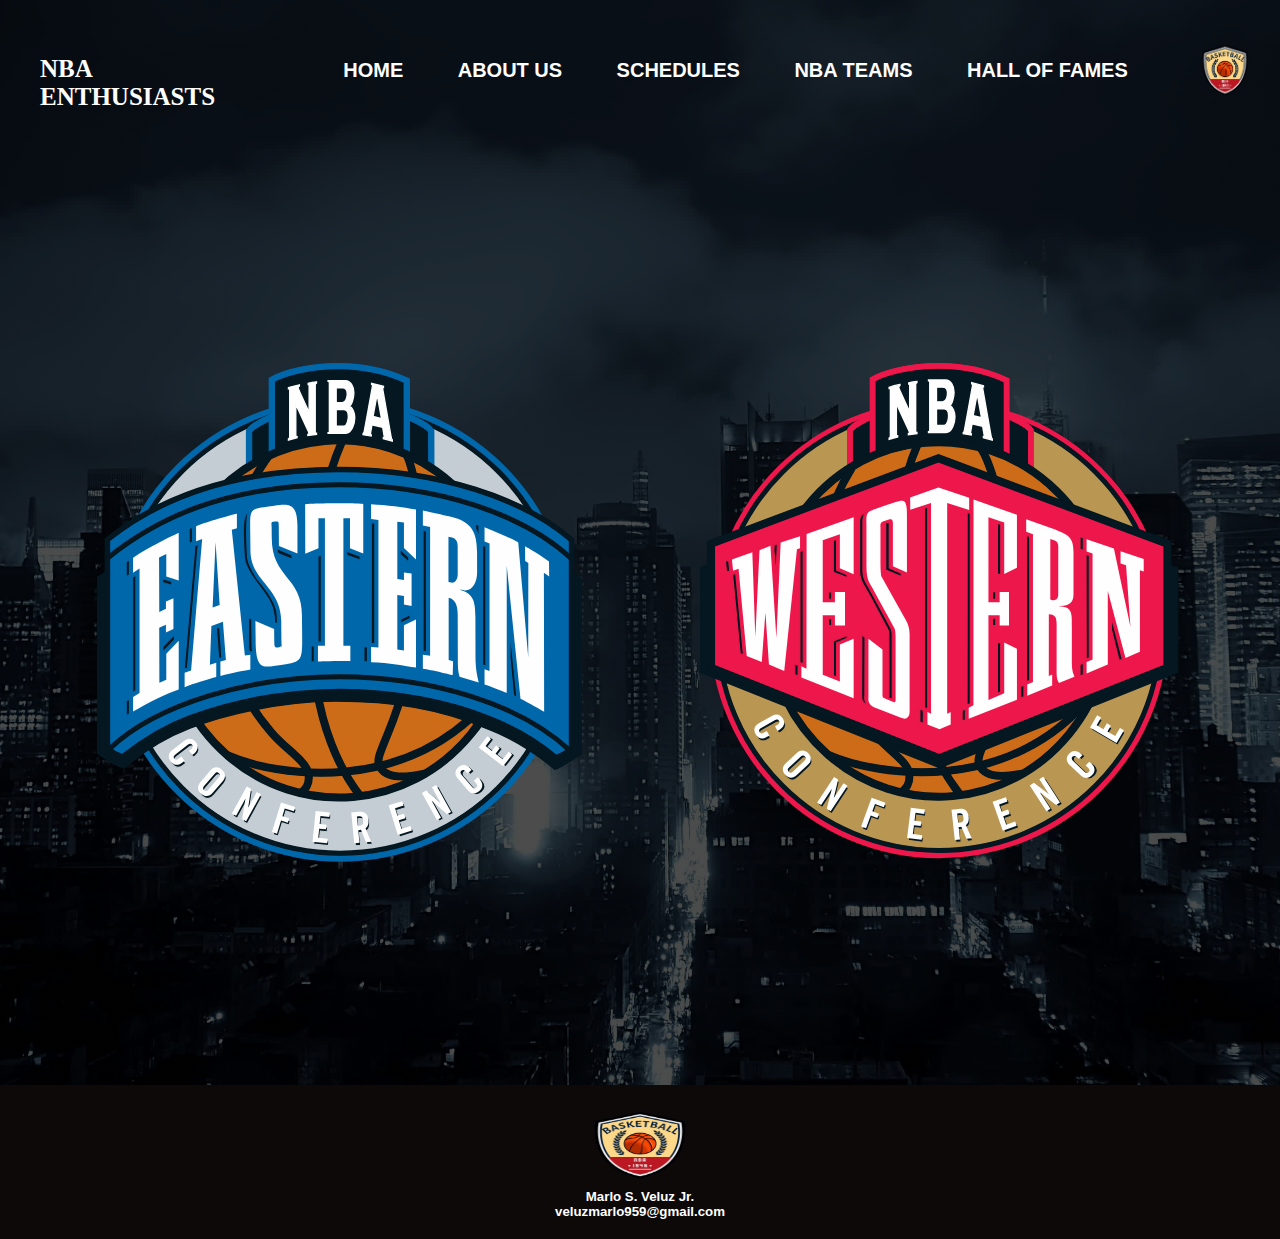
<file: teams.html>
<!DOCTYPE html>
<html lang="en">
<head>
    <meta charset="UTF-8">
    <meta name="viewport" content="width=device-width, initial-scale=1.0">
    <link rel="stylesheet"  href="team.css">
    <title>NBA Teams</title>
</head>
<body>
        <div class="parent">
            <div class="Logo">
                <div class="nba"><a href="index.html">NBA Enthusiasts</a></div>
            </div>
            <div class="Nav">
              <a href="index.html"><h3>Home</h3></a>
              <a href="about.html"><h3>About us</h3></a>
              <a href="schedule.html"><h3>Schedules</h3></a>
              <a href="teams.html"><h3>NBA Teams</h3></a>
              <a href="hof.html" target="blank" style="margin-right: 5px;"><h3>Hall of Fames</h3></a>


        </div>
        <div class="parent2"><a class="east" href="east.html"><img src="east.svg" alt="Eastern Conference"></a>
            <a class="west" href="west.html"><img src="west.svg" alt="Western Conference"></a></div>
        </div>
        <aside class="sidebar">
            <div class="logo">
              <img src="logoo.png" alt="logo">
              <h2>NBA Enthusiasts</h2>
            </div>
            <ul class="links">
              <h4>Main Menu</h4>
              <li>
                <a href="index.html">Home</a>
              </li>
              <li>
                <a href="about.html">About us</a>
              </li>
              <li>
                <a href="schedule.html">Schedules</a>
              </li>
              <li>
                <a href="teams.html">NBA Teams</a>
              </li>
              <li>
                <a href="hof.html">Hall of Fames</a>
              </li>
            </ul>
          </aside>
        
    </div>
    
    </div>
    <div class="footer">
        <img class="Flogo" src="logoo.png">
        <h5 class="loc">Marlo S. Veluz Jr. <br>veluzmarlo959@gmail.com</h5>
        </div>
    
    
</body>
</html>
</file>
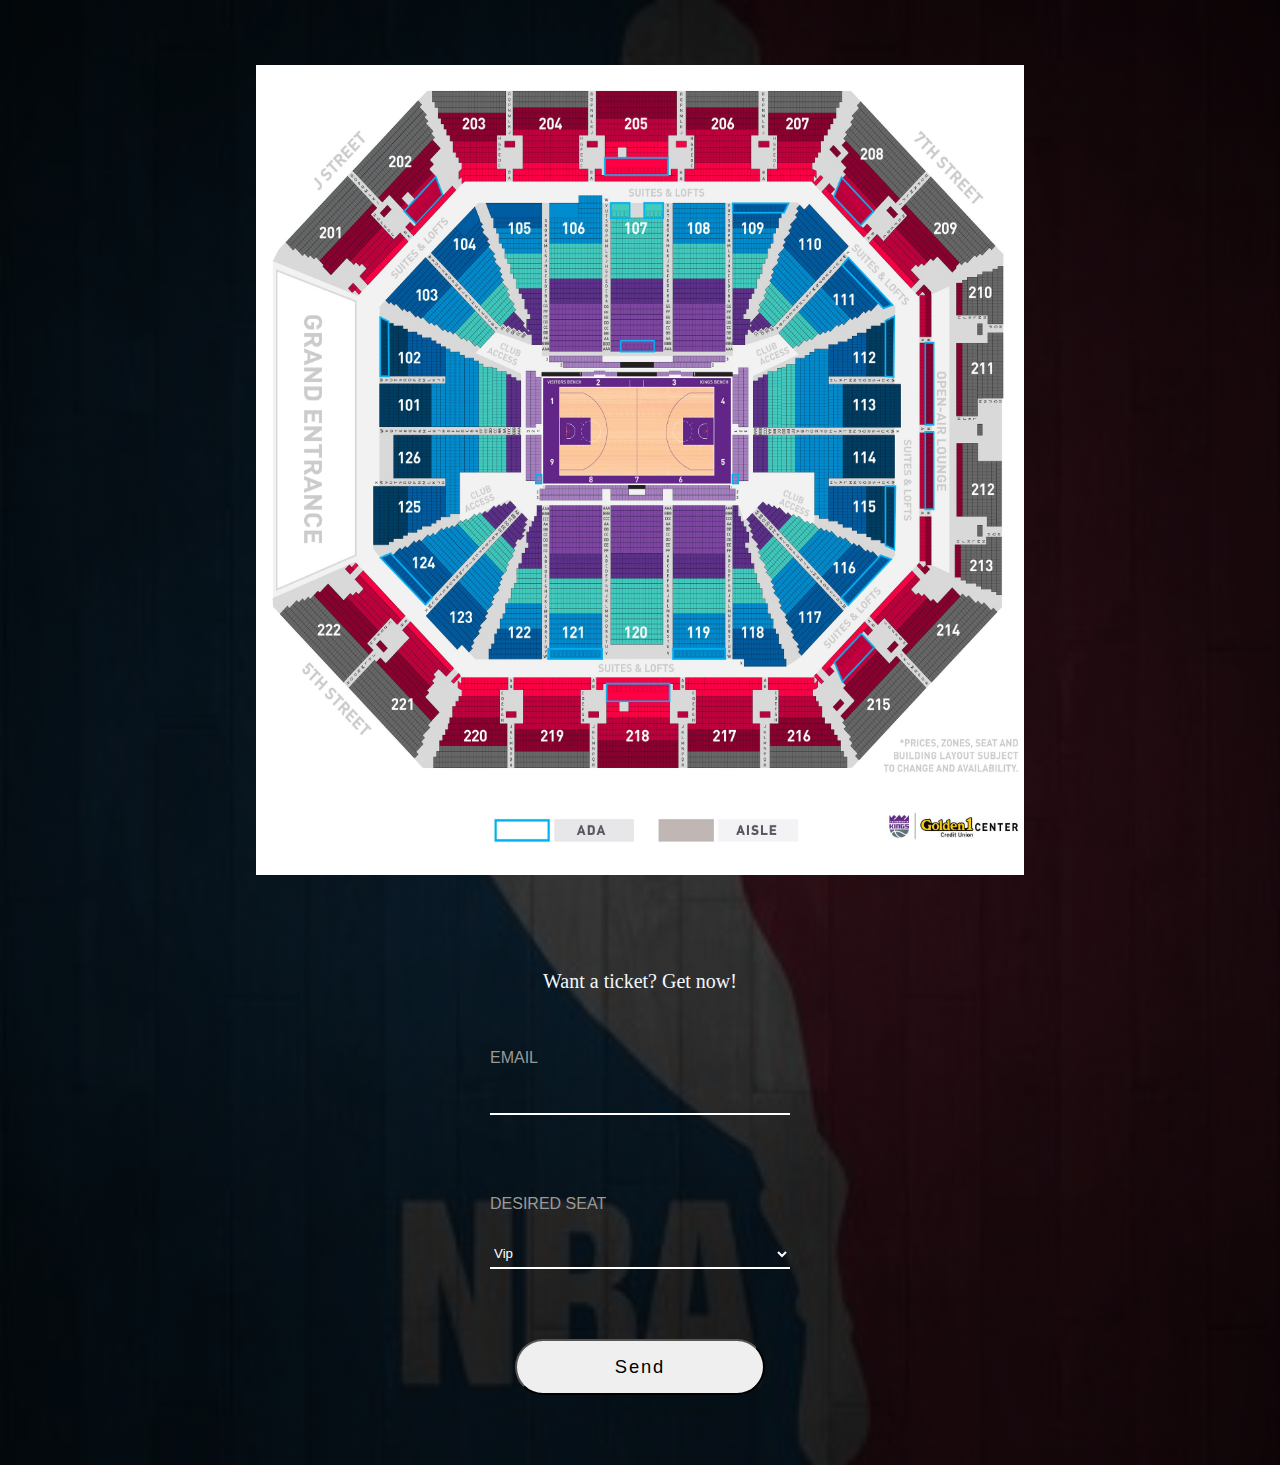
<file: ticket.html>
<!DOCTYPE html>
<html lang="en">
<head>
    <meta charset="UTF-8">
    <meta name="viewport" content="width=device-width, initial-scale=1.0">
    <link rel="stylesheet" href="ticket.css">
    <title>NBA Tickets</title>
</head>
<body>
    <div class="wrapper">
    <div class="parent"><img src="bg/chart.jfif" alt="seating chart" ></div>
    <form action="https://formsubmit.co/202311932@fit.edu.ph" method="POST" >
        <div class="want">Want a ticket? Get now!<br><br><br></div> 
        <div class="inputBox">
            <label>Email</label><br><br>
            <input type="text" name="email" required>
        </div>
        <div class="inputBox">
            <label>Desired Seat</label><br><br><br>
            <select name="Seat" required>
              <option value="Vip">Vip</option>
              <option value="Lower Box A">Lower Box A</option>
              <option value="Lower Box B">Lower Box B</option>
              <option value="Upper Box A">Upper Box A</option>
              <option value="Upper Box B">Upper Box B</option>
              <option value="Gen Ad">Gen Ad</option>
            </select>
        </div>
        <div class="submit">
            <input type="submit" value="Send">
        </div>
    </form>
</div>
    
</body>
</html>
</file>
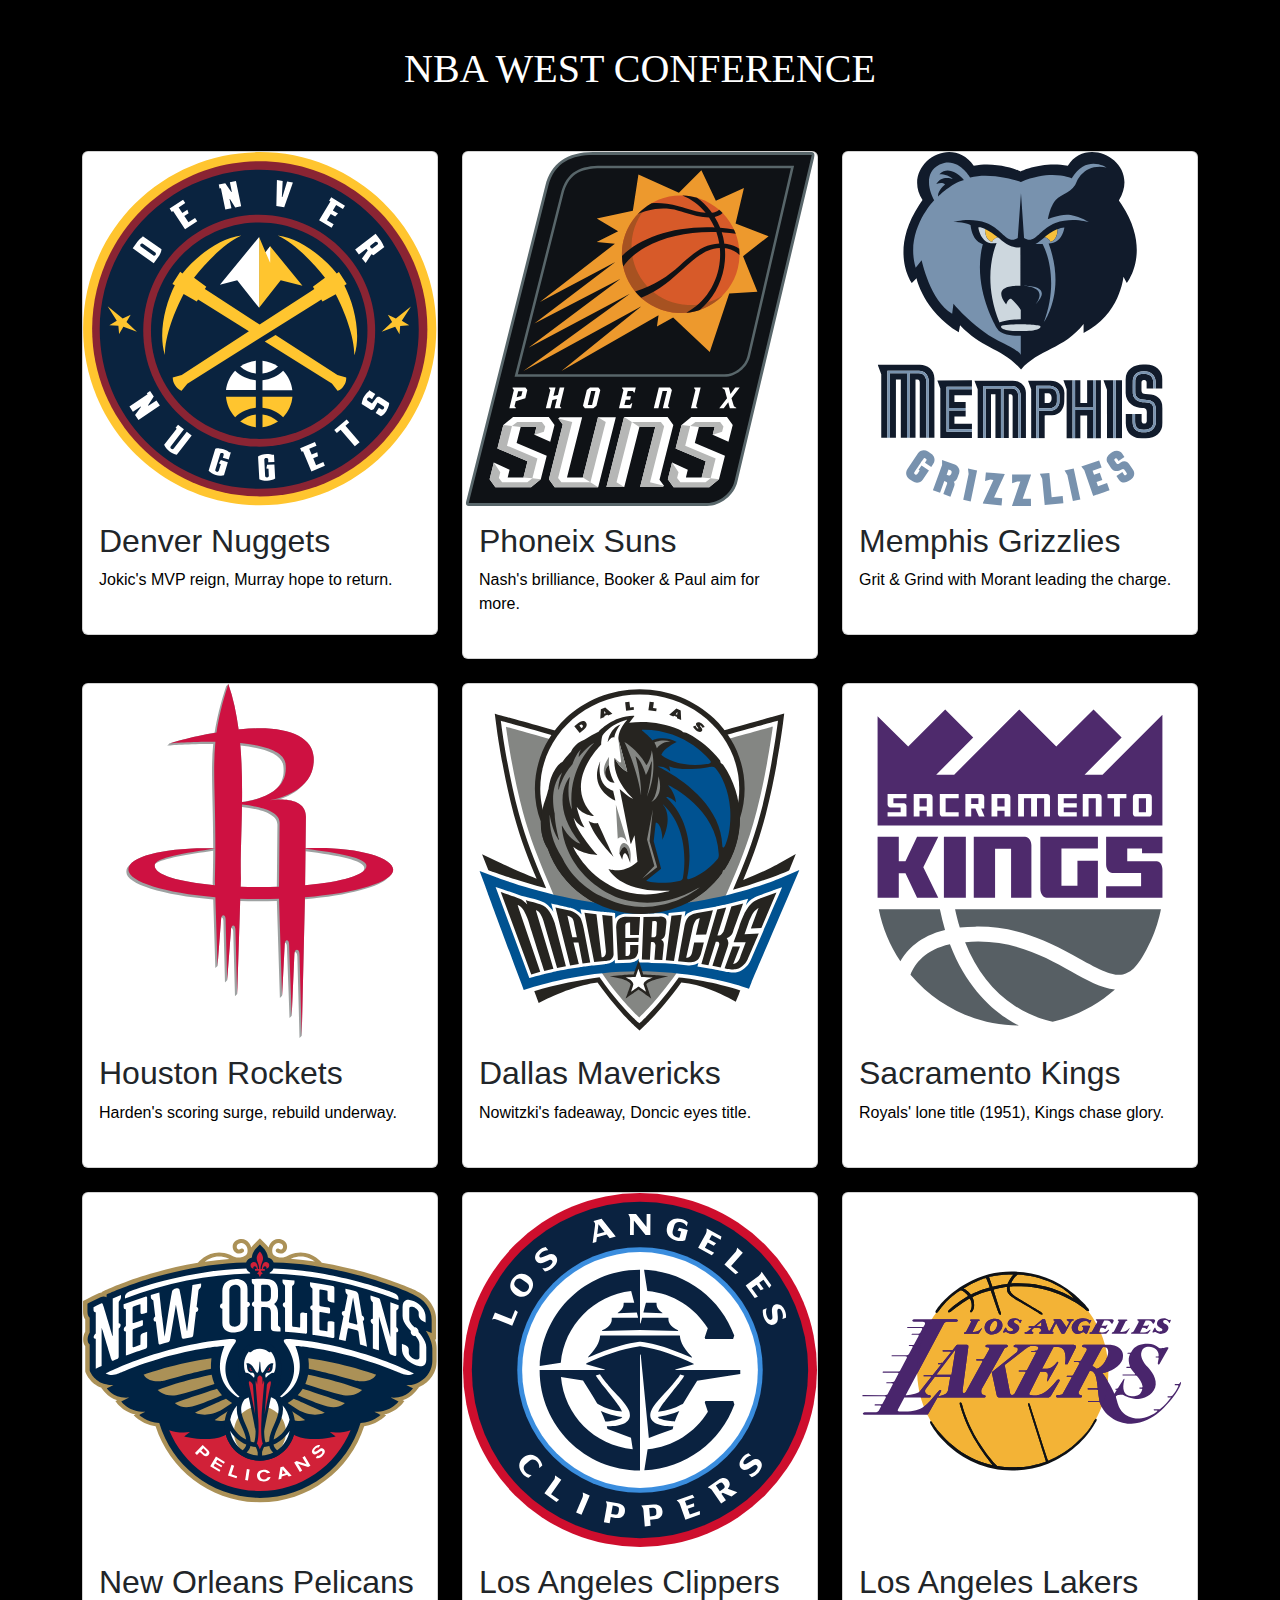
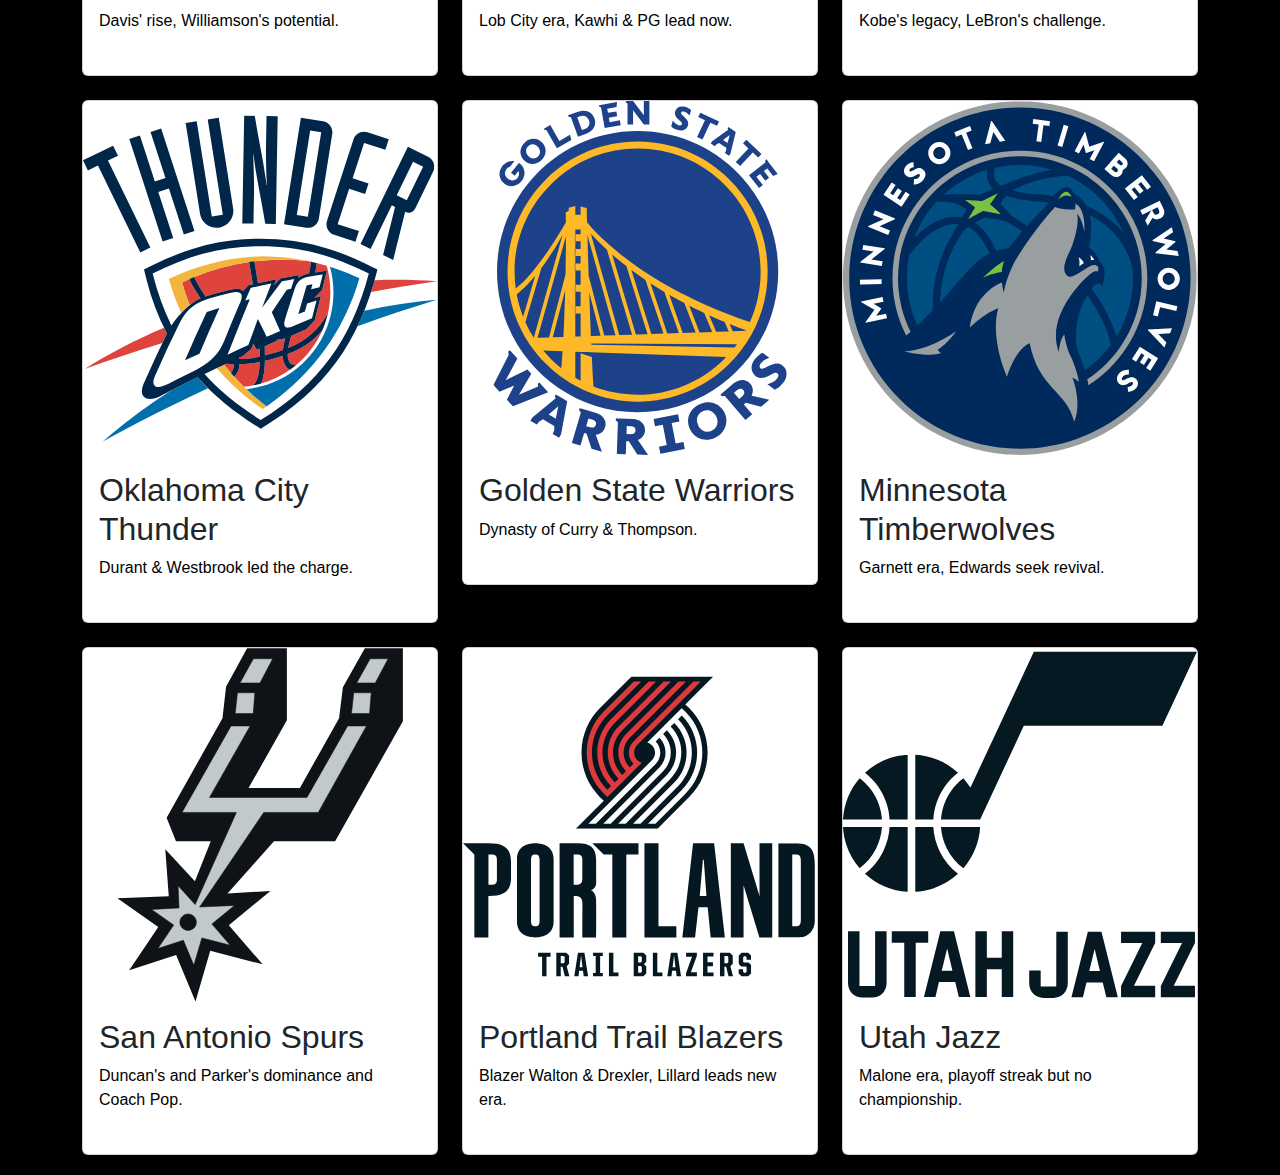
<file: west.html>
<!DOCTYPE html>
<html lang="en">
<head>
    <meta charset="UTF-8">
    <meta name="viewport" content="width=device-width, initial-scale=1.0">
    <link rel="stylesheet" href="team.css">
    <link href="https://cdn.jsdelivr.net/npm/bootstrap@5.3.3/dist/css/bootstrap.min.css" rel="stylesheet" integrity="sha384-QWTKZyjpPEjISv5WaRU9OFeRpok6YctnYmDr5pNlyT2bRjXh0JMhjY6hW+ALEwIH" crossorigin="anonymous">
    <title>Eastern Conference</title>
</head>
<body>
    <div class="wrap">
    <h1>Nba West Conference</h1>
    <div class="container">
        <div class="row row-cols-1 row-cols-md-3 g-4">
            <div class="col">
                <div class="card">
                    <img src="west teams/nuggets.svg" class="card-img-top" alt="Denver Nuggets">
                    <div class="card-body">
                        <h2>Denver Nuggets</h2>
                        <p>Jokic's MVP reign, Murray hope to return.</p>
                    </div>
                </div>
            </div>
            <div class="col">
                <div class="card">
                    <img src="west teams/sun.svg" class="card-img-top" alt="Phoneix Suns">
                    <div class="card-body">
                        <h2>Phoneix Suns</h2>
                        <p>Nash's brilliance, Booker & Paul aim for more.</p>
                    </div>
                </div>
            </div>
            <div class="col">
                <div class="card">
                    <img src="west teams/grizzlies.svg" class="card-img-top" alt="Memphis Grizzlies">
                    <div class="card-body">
                        <h2>Memphis Grizzlies</h2>
                        <p>Grit & Grind with Morant leading the charge.</p>
                    </div>
                </div>
            </div>
            <div class="col">
                <div class="card">
                    <img src="west teams/rockets.svg" class="card-img-top" alt="Houston Rockets">
                    <div class="card-body">
                        <h2>Houston Rockets</h2>
                        <p>Harden's scoring surge, rebuild underway.
                            </p>
                    </div>
                </div>
            </div>
            <div class="col">
                <div class="card">
                    <img src="west teams/mavericks.svg" class="card-img-top" alt="Dalls Mavericks">
                    <div class="card-body">
                        <h2>Dallas Mavericks</h2>
                        <p>Nowitzki's fadeaway, Doncic eyes title.
                            </p>
                    </div>
                </div>
            </div>
            <div class="col">
                <div class="card">
                    <img src="west teams/kings.svg" class="card-img-top" alt="Sacramento Kings">
                    <div class="card-body">
                        <h2>Sacramento Kings</h2>
                        <p>Royals' lone title (1951), Kings chase glory.</p>
                    </div>
                </div>
            </div>
            <div class="col">
                <div class="card">
                    <img src="west teams/pelicans.svg" class="card-img-top" alt="New Orleans Pelicans">
                    <div class="card-body">
                        <h2>New Orleans Pelicans</h2>
                        <p>Davis' rise, Williamson's potential.
                        </p>
                    </div>
                </div>
            </div>
            <div class="col">
                <div class="card">
                    <img src="west teams/clippers.svg" class="card-img-top" alt="Los Angeles Clippers">
                    <div class="card-body">
                        <h2>Los Angeles Clippers</h2>
                        <p>Lob City era, Kawhi & PG lead now.</p>
                    </div>
                </div>
            </div>
            <div class="col">
                <div class="card">
                    <img src="west teams/lakers.svg" class="card-img-top" alt="Los Angeles Lakers">
                    <div class="card-body">
                        <h2>Los Angeles Lakers</h2>
                        <p>Kobe's legacy, LeBron's challenge.</p>
                    </div>
                </div>
            </div>
            <div class="col">
                <div class="card">
                    <img src="west teams/thunders.svg" class="card-img-top" alt="Oklahoma City Thunder">
                    <div class="card-body">
                        <h2>Oklahoma City Thunder</h2>
                        <p>Durant & Westbrook led the charge. </p>
                    </div>
                </div>
            </div>
            <div class="col">
                <div class="card">
                    <img src="west teams/warriors.svg" class="card-img-top" alt="Golden State Warriors">
                    <div class="card-body">
                        <h2>Golden State Warriors</h2>
                        <p>Dynasty of Curry & Thompson.</p>
                    </div>
                </div>
            </div>
            <div class="col">
                <div class="card">
                    <img src="west teams/timberwolves.svg" class="card-img-top" alt="Minnesota Timberwolves">
                    <div class="card-body">
                        <h2>Minnesota Timberwolves</h2>
                        <p> Garnett era, Edwards seek revival.</p>
                    </div>
                </div>
            </div>
            <div class="col">
                <div class="card">
                    <img src="west teams/spurs.svg" class="card-img-top" alt="San Antonio Spurs">
                    <div class="card-body">
                        <h2>San Antonio Spurs</h2>
                        <p>Duncan's and Parker's dominance and Coach Pop.</p>
                    </div>
                </div>
            </div>
            <div class="col">
                <div class="card">
                    <img src="west teams/portland.svg" class="card-img-top" alt="Portland Trail Blazers">
                    <div class="card-body">
                        <h2>Portland Trail Blazers</h2>
                        <p>Blazer Walton & Drexler, Lillard leads new era.</p>
                    </div>
                </div>
            </div>
            
            <div class="col">
                <div class="card">
                    <img src="west teams/jazz.svg" class="card-img-top" alt="Utah Jazz">
                    <div class="card-body">
                        <h2>Utah Jazz</h2>
                        <p>Malone era, playoff streak but no championship.</p>
                    </div>
                </div>
            </div>

        </div>
    </div>
</div>
</body>
</html>
</file>
<file: style.css>
*{
    margin: 0;
    padding: 0;
    font-family: arial;
    box-sizing: border-box;
    color: aliceblue;
}
.parent {
    background: linear-gradient(rgba(0,0,0,0.7), rgba(0,0,0,0.7)), url('bg/nba.jpg');
    background-position: center;
    background-size: cover;
    width: 100%;
    min-height: 100vh;
    max-width: 100%;
    padding: 20px;
    height: auto;
}

.Logo{
    width: 15%;
    min-height: 100px;
    padding-top: 20px;
    float: left;
}
.nba a{
    display: block; 
    margin-left: 20px; 
    margin-top: 15px;
    color: white; 
    text-decoration: none; 
    font-size: 25px;
    font-weight: 900;
    font-family: Verdana;
    text-transform: uppercase;
}
.Nav {
    width: 85%;
    min-height: 100px;
    float: right;
    line-height: 100px;
    text-align: center;
    padding-left: 20px;
}

.Nav a {
    display: inline-block; 
    margin-left: 20px; 
    color: white; 
    text-decoration: none; 
    text-transform: uppercase;
}
h3{
    float: left;
    font-size: 20px;
    margin-right: 30px;
}
.nba a:hover {
    color: #da627d;
    transition: color 0.5s ease; 
    text-decoration: underline;
    
}
h3:hover {
    color: #da627d;
    transition: 0.5s ease; 
    text-decoration: underline;
    
}
.sidebar {
    position: fixed;
    top: 0;
    right: 0;
    width: 110px;
    height: 100px;
    display: flex;
    flex-direction: column;
    align-items: center;
    padding: 20px 0; 
    background: transparent;
    transition: width 0.3s ease;
}
.sidebar:hover {
    width: 260px;
    height: 100%;
    background: rgba(255, 255, 255, 0.2);
    backdrop-filter: blur(17px);
    border-right: 1px solid rgba(255, 255, 255, 0.7);
}
.sidebar .logo {
    padding-top: 20px;
    color: #000;
    display: flex;
}
.logo img {
    width: 60px;
    border-radius: 50%;
}
.logo h2 {  
    margin-top: 15px;
    font-size: 1.15rem;
    font-weight: 600;
    margin-left: 15px;
    display: none;
}
.sidebar:hover .logo h2 {
    display: block;
}
.sidebar .links {
    list-style: none;
    margin-top: 20px;
    overflow-y: auto;
    scrollbar-width: none;
    height: calc(100% - 140px);
}
.sidebar .links::-webkit-scrollbar {
    display: none;
}
.links li {
    display: flex;
    border-radius: 4px;
    align-items: center;
}
.links li:hover {
    cursor: pointer;
    background: #0c0908;
}
.links h4 {
    color: #222;
    font-weight: 500;
    display: none;
    margin-bottom: 10px;
}
.links hr {
    margin: 10px 8px;
    border: 1px solid #4c4c4c;
}
.links li a {
    padding: 10px;
    color: white;
    display: none;
    font-weight: 500;
    white-space: nowrap;
    text-decoration: none;
    line-height: 40px;
}
.sidebar:hover .links li a {
    display: block;
}
.box {
    width: 100%;
    background-repeat: no-repeat;
    background-size: cover;
    min-height: 100vh;
    padding: 20px; 
}
.image:hover, .image1:hover  {
    opacity: 0.5;
  }
h1{
    padding-top: 80px;
    padding-left: 50px;
    font-size: 80px;
    color: white;
    font-family: Verdana;
}
p{
    padding: 50px;
    line-height: 40px;
    font-family: Georgia;
    text-align: justify;
    font-size: 30px;
}
img{
    display: block;
    margin-left: auto;
    margin-right: auto;
    width: 50%;
}
.landing{
    padding-top: 100px;
    width: 100%;
    align-content: center;
}
.landing h4{
    text-align: center;
    color: white;
    font-size: 50px;
    font-family: "Anton SC";
    letter-spacing: 0.3rem;
}
.ticket{
    padding-top: 80px;
    width: 100%;
    align-content: center;
}
button{
    width: 220px;
    padding: 15px;
    text-align: center;
    border-radius: 20px;
    border: 2px solid #FCAE1E;
    background: #FCAE1E;
    color: #fff;
    display: block;
    margin: 0 auto;
    cursor: pointer;
}
.ticket a{
    font-size: 20px;
    font-weight: 500;
    text-decoration: none;
}

.footer {
    width: 100%;
    min-height: 150px;
    padding: 20px;
    background-color: #0c0908;
    color: white;
    text-align: center;
}
.Flogo{
    width: 120px;
    height: 80px;
}
.loc{
    text-align: center;
}

h6{
    padding: 300px 200px 400px 200px;
    font-size: 20px;   
    color: white;
    text-align: justify;
    font-family: Cambria;
}
h5{
    font-size: 20px;
}
.about_bg{
    background: linear-gradient(rgba(0,0,0,0.7), rgba(0,0,0,0.7)), url('court.avif');
    background-position: center;
    background-size: cover;
    background-attachment: fixed;
    width: 100%;
    min-height: 100vh;
    
}
.sched_bg{
    background: linear-gradient(rgba(0,0,0,0.7), rgba(0,0,0,0.7)), url('bg/sched.webp');
    background-position: center;
    background-size: cover;
    background-attachment: fixed;
    width: 100%;
    min-height: 100vh;
    max-width: 100%;
    height: auto;
    
}
.All-Star{
    text-align: center;
    font-size: 70px;
    color: white;
    font-family: Verdana;
    
}
.list{
    padding-top: 100px;
    text-align: center;
    font-size: 40px;
    font-family: Georgia;
    color: white;
    align-content: center;
}
iframe{
    width: 1000px;
    height: 500px;
    border-radius: 20px;
    margin-bottom: 50px;
}

@media only screen and (max-width: 1100px) {
    .sidebar {
        width: 80px;
    }
    .Nav{
        align-content: left;
    }
    .Logo{
        width: 10%;
        padding-left: 20px;
    }
    h3{
        font-size: 15px;
        margin-left: 0;
        padding-left:0px;
    }
    .nba a{
        margin-top: 40px;
        font-size: 20px;
        margin-left: 10px;
    }
    .box{
    background-position: center;
    background-size: cover;
    height: auto;
    width: auto;
    }
    h1{
        margin-left: 50px;
        font-size: 10px;
        font-size: 60px;
        padding: 0;
        align-items: center;
    }
    p{
        font-size: 20px;
        padding: 50px; 
    }
    .Logo{
        margin-left: 0px;
        padding: 0px;
    }
    .logo1{
       padding: 0px;
    }
    .footer{
        h5{
        font-size: 15px;
        text-align: center;
        }
    }
    .sidebar:hover{
        width: 220px;
    }
    .logo img{
        width: 60px;
    }
    .logo h2{
        margin-top: 15px;
        font-size: 15px;
        margin-left: 0px;
    }
    .sidebar img{
        margin-right: 12px;
    }
    h6{
        padding: 380px 50px 200px 50px;
        font-size: 17px;
    }
    .All-Star{
        padding-top: 170px;
        font-size: 50px;
    }
    .submit input[type="submit"]{
        width: 150px;
    }
    .list{
        padding: 20px 50px;
        font-size: 40px;
    }
    iframe{
        width: 700px;
        height: 400px;
    }
    .landing h4{
        font-size: 30px;
    }
    button{
        width: 190px;
        padding: 20px;
        
    }
    .ticket a{
        font-size: 15px;
        text-decoration: none;
    }
    
}

@media only screen and (max-width: 900px) {
    .sidebar {
        width: 80px;
    }
    .Nav{
        display: none;
    }
    .box{
    background-position: center;
    background-size: cover;
    min-height: 250px;
    }
    h1{
        margin-left: 40px;
        font-size: 50px;
        padding: 0;
        align-items: center;
    }
    p{
        font-size: 20px;
        align-content: center;
        line-height: 35px;
    }
    .Logo{
        align-content: right;
    }
    .footer{
        h5{
        font-size: 15px;
        text-align: center;
        }
    }
    .sidebar:hover{
        width: 200px;
    }
    .logo img{
        margin: 0px;
        width: 60px;
    }
    .nba{
        padding-left: 10px;
        display: block;
        font-size: 25px;
        font-weight: 900;
        font-family: Verdana;
    }

    .logo1{
        display: none;
    }
    .logo h2{
        margin-left: 5px;
        font-size: 12px;
        margin-top: 25px;
    }
    h6{
        padding: 300px 30px 0px 30px;
        padding-bottom: 100px;
        text-align: justify;
        font-size: 15px;
        
    }
    .submit input[type="submit"]{
        width: 100px;
    }
    .All-Star{
        padding-top: 170px;
        font-size: 30px ;
    }
    .list{
        padding-bottom: 100px;
        font-size: 20px;
    }
    .want{
        font-size: 15px;
    }
iframe{
    width:500px;
    height: 350px;
    border-radius: 20px;
}
.landing h4{
    font-size: 20px;
}
button{
    width: 200px;
    padding: 20px;
    
}
.ticket a{
    font-size: 15px;
    text-decoration: none;
}
}
@media only screen and (max-width: 600px){
    iframe{
    width: 340px;
    height: 350px;
    }
    .All-Star{
        padding-right: 30px;
    }
}
</file>
<file: about.css>
*{
    margin: 0;
    padding: 0;
    font-family: arial;
    box-sizing: border-box;
    color: aliceblue;
}
.parent {
    background: linear-gradient(rgba(0,0,0,0.7), rgba(0,0,0,0.7)), url('bg/nba.jpg');
    background-position: center;
    background-size: cover;
    width: 100%;
    min-height: 100vh;
    max-width: 100%;
    padding: 20px;
    height: auto;
}

.Logo{
    width: 15%;
    min-height: 100px;
    padding-top: 20px;
    float: left;
}
.nba a{
    display: block; 
    margin-left: 20px; 
    margin-top: 15px;
    color: white; 
    text-decoration: none; 
    font-size: 25px;
    font-weight: 900;
    font-family: Verdana;
    text-transform: uppercase;
    padding-left: 20px;
    padding-top: 20px;
}
.Nav {
    width: 85%;
    min-height: 100px;
    float: right;
    line-height: 100px;
    text-align: center;
    padding-left: 20px;
}

.Nav a {
    display: inline-block; 
    margin-left: 20px; 
    color: white; 
    text-decoration: none; 
    text-transform: uppercase;
}

h3{
    float: left;
    font-size: 20px;
    margin-right: 30px;
}
.nba a:hover {
    color: #da627d;
    transition: color 0.5s ease; 
    text-decoration: underline;
    
}
h3:hover {
    color: #da627d;
    transition: color 0.5s ease; 
    text-decoration: underline;
    
}
.sidebar {
    position: fixed;
    top: 0;
    right: 0;
    width: 110px;
    height: 100px;
    display: flex;
    flex-direction: column;
    align-items: center;
    padding: 20px 0; 
    background: transparent;
    transition: width 0.3s ease;
}
.sidebar:hover {
    width: 260px;
    height: 100%;
    background: rgba(255, 255, 255, 0.2);
    backdrop-filter: blur(17px);
    border-right: 1px solid rgba(255, 255, 255, 0.7);
}
.sidebar .logo {
    padding-right: 50px;
    color: #000;
    display: flex;
}
.logo img {
    width: 60px;
}
.logo h2 {  
    margin-top: 15px;
    font-size: 1.15rem;
    font-weight: 600;
    margin-left: 15px;
    display: none;
}
.sidebar:hover .logo h2 {
    display: block;
}
.sidebar .links {
    list-style: none;
    margin-top: 20px;
    overflow-y: auto;
    scrollbar-width: none;
    height: calc(100% - 140px);
}
.sidebar .links::-webkit-scrollbar {
    display: none;
}
.links li {
    display: flex;
    border-radius: 4px;
    align-items: center;
}
.links li:hover {
    cursor: pointer;
    background: #0c0908;
}
.links h4 {
    color: #222;
    font-weight: 500;
    display: none;
    margin-bottom: 10px;
}
.links hr {
    margin: 10px 8px;
    border: 1px solid #4c4c4c;
}
.links li a {
    padding: 10px;
    color: white;
    display: none;
    font-weight: 500;
    white-space: nowrap;
    text-decoration: none;
    line-height: 40px;
}
.sidebar:hover .links li a {
    display: block;
}
.history{
    padding: 30px;
    text-align: center;
    font-size: 20px;
    
}
.history span{
    text-align: center;
    font-size: 50px;
    font-family: Verdana;
}
.Naismith{
    position: relative;
    height: 400px;
    width: 300px;
    filter: contrast(120%);
    margin-bottom: 50px;
}
h6{
    padding: 300px 200px 400px 200px;
    font-size: 20px;   
    color: white;
    text-align: justify;
    font-family: Cambria;
}

.about_bg{
    background: linear-gradient(rgba(0,0,0,0.7), rgba(0,0,0,0.7)), url('court.avif');
    background-position: center;
    background-size: cover;
    background-attachment: fixed;
    width: 100%;
    min-height: 100vh;
    
}
.footer {
    width: 100%;
    min-height: 150px;
    padding: 20px;
    background-color: #0c0908;
    color: white;
    text-align: center;
}
.Flogo{
    width: 120px;
    height: 80px;
}
.loc{
    text-align: center;
}
@media only screen and (max-width: 1100px) {
    .sidebar {
        width: 80px;
    }
    .Nav{
        align-content: left;
    }
    .Logo{
        width: 10%;
        padding-left: 20px;
    }
    h3{
        font-size: 16px;
        margin-left: 0;
        padding-left:0px;
    }
    
    .nba a{
        margin-top: 40px;
        font-size: 20px;
        margin-left: 10px;
    }
    .box{
    background-position: center;
    background-size: cover;
    height: auto;
    width: auto;
    }
    h1{
        margin-left: 50px;
        font-size: 10px;
        font-size: 60px;
        padding: 0;
        align-items: center;
    }
    p{
        font-size: 20px;
        padding: 50px; 
    }
    .Logo{
        margin-left: 0px;
        padding: 0px;
    }
    .logo1{
       padding: 0px;
    }
    .footer{
        h5{
        font-size: 15px;
        text-align: center;
        }
    }
    .sidebar:hover{
        width: 220px;
    }
    .logo img{
        width: 60px;
        margin-left: 20px;
    }
    .logo h2{
        margin-top: 15px;
        font-size: 15px;
        margin-left: 0px;
    }
    .sidebar img{
        margin-right: 12px;
    }
    h6{
        padding: 380px 50px 200px 50px;
        font-size: 17px;
    }
    .All-Star{
        padding-top: 170px;
        font-size: 50px;
    }
    .submit input[type="submit"]{
        width: 150px;
    }
    .list{
        padding: 20px 50px;
        font-size: 40px;
    }
    iframe{
        width: 700px;
        height: 400px;
    }
    
}

@media only screen and (max-width: 900px) {
    .sidebar {
        width: 80px;
    }
    .Nav{
        display: none;
    }
    .Logo{
        align-content: right;
    }
    .footer{
        h5{
        font-size: 15px;
        text-align: center;
        }
    }
    .sidebar:hover{
        width: 200px;
    }
    .logo img{
        margin: 0px;
        width: 90px;
    }
    .nba{
        padding-left: 10px;
        display: block;
        font-size: 25px;
        font-weight: 900;
        font-family: Verdana;
    }

    .logo1{
        display: none;
    }
    .logo h2{
        margin-left: 5px;
        font-size: 12px;
        margin-top: 25px;
    }
    h6{
        padding: 300px 30px 0px 30px;
        padding-bottom: 100px;
        text-align: justify;
        font-size: 15px;
        
    }
    
    .history{
        text-align: center;
        font-size: 15px;
    }
    .Naismith{
        width: 200px;
        height: 300px;    
}
}
</file>
<file: team.css>
@import url('https://fonts.googleapis.com/css2?family=Archivo+Black&display=swap');
* {
    margin: 0;
    padding: 0;
    font-family: arial;
    box-sizing: border-box;
    color: white;
}

.parent {
    background: linear-gradient(rgba(0,0,0,0.7), rgba(0,0,0,0.7)), url('bg/schedule.jpg');
    background-position: center;
    background-size: cover;
    max-width: 100%;
    width: 100%;
    min-height: 100vh;
    max-width: 100%;
    padding: 20px;
    height: auto;
}

.Logo{
    width: 15%;
    min-height: 100px;
    padding-top: 20px;
    float: left;
}
.nba a{
    display: block; 
    margin-left: 20px; 
    margin-top: 15px;
    color: white; 
    text-decoration: none; 
    font-size: 25px;
    font-weight: 900;
    font-family: Verdana;
    text-transform: uppercase;
}
.Nav {
    width: 85%;
    min-height: 100px;
    float: right;
    line-height: 100px;
    text-align: center;
    padding-left: 20px;
}

.Nav a {
    display: inline-block; 
    margin-left: 20px; 
    color: white; 
    text-decoration: none; 
    text-transform: uppercase;
}
h3{
    float: left;
    font-size: 20px;
    margin-right: 30px;
}
.nba a:hover {
    color: #da627d;
    transition: color 0.5s ease; 
    text-decoration: underline;
    
}
h3:hover {
    color: #da627d;
    transition: 0.5s ease; 
    text-decoration: underline;
    
}
.sidebar {
    position: fixed;
    top: 0;
    right: 0;
    width: 110px;
    height: 100px;
    display: flex;
    flex-direction: column;
    align-items: center;
    padding: 20px 0; 
    background: transparent;
    transition: width 0.3s ease;
}
.sidebar:hover {
    width: 260px;
    height: 100%;
    background: rgba(255, 255, 255, 0.2);
    backdrop-filter: blur(17px);
    border-right: 1px solid rgba(255, 255, 255, 0.7);
}
.sidebar .logo {
    padding-top: 20px;
    color: #000;
    display: flex;
}
.logo img {
    width: 60px;
    border-radius: 50%;
}
.logo h2 {  
    margin-top: 15px;
    font-size: 1.15rem;
    font-weight: 600;
    margin-left: 15px;
    display: none;
}
.sidebar:hover .logo h2 {
    display: block;
}
.sidebar .links {
    list-style: none;
    margin-top: 20px;
    overflow-y: auto;
    scrollbar-width: none;
    height: calc(100% - 140px);
}
.sidebar .links::-webkit-scrollbar {
    display: none;
}
.links li {
    display: flex;
    border-radius: 4px;
    align-items: center;
}
.links li:hover {
    cursor: pointer;
    background: #0c0908;
}
.links h4 {
    color: #222;
    font-weight: 500;
    display: none;
    margin-bottom: 10px;
}
.links hr {
    margin: 10px 8px;
    border: 1px solid #4c4c4c;
}
.links li a {
    padding: 10px;
    color: white;
    display: none;
    font-weight: 500;
    white-space: nowrap;
    text-decoration: none;
    line-height: 40px;
}
.sidebar:hover .links li a {
    display: block;
}
h1{
    padding-top: 25px;
    padding-bottom: 50px;
    color: white;
    text-transform: uppercase;
    font-family: Impact;
    text-align: center;
    
}

.parent2{
    width: 100%;
    min-height: 100vh;
    padding: 20px;
    display: flex;
    justify-content: center;
    align-items: center;
}
.east, .west {
    width: 100%;
    text-align: center; 
}

.east img, .west img {
    max-width: 100%; 
    height: 500px;
}

.footer {
    width: 100%;
    min-height: 150px;
    padding: 20px;
    background-color: #0c0908;
    color: white;
    text-align: center;
}
.Flogo{
    width: 120px;
    height: 80px;
}
.loc{
    text-align: center;
}

.wrap{
    
    background-color: black;
    padding-top: 20px;
    padding-bottom: 20px;
}
p{
    padding-bottom: 10px;
    color: black;
}
.card:hover{
    background-color: cadetblue;
}

.one:hover{
    display: none;
}
@media only screen and (max-width: 1100px) {
    .sidebar {
        width: 80px;
    }
    .Nav{
        align-content: left;
    }
    .Logo{
        width: 10%;
        padding-left: 20px;
    }
    h3{
        font-size: 15px;
        margin-left: 0;
        padding-left:0px;
    }
    .nba a{
        margin-top: 40px;
        font-size: 20px;
        margin-left: 10px;
    }
    .box{
    background-position: center;
    background-size: cover;
    height: auto;
    width: auto;
    }
    h1{
        margin-left: 50px;
        font-size: 10px;
        font-size: 60px;
        padding: 0;
        align-items: center;
    }
    p{
        font-size: 20px;
        padding: 50px; 
    }
    .Logo{
        margin-left: 0px;
        padding: 0px;
    }
    .logo1{
       padding: 0px;
    }
    .footer{
        h5{
        font-size: 15px;
        text-align: center;
        }
    }
    .sidebar:hover{
        width: 220px;
    }
    .logo img{
        width: 60px;
    }
    .logo h2{
        margin-top: 15px;
        font-size: 15px;
        margin-left: 0px;
    }
    .sidebar img{
        margin-right: 12px;
    }
    
}

@media only screen and (max-width: 900px) {
    .sidebar {
        width: 80px;
    }
    .Nav{
        display: none;
    }
    .box{
    background-position: center;
    background-size: cover;
    min-height: 250px;
    }
    h1{
        margin-left: 40px;
        font-size: 50px;
        padding: 0;
        align-items: center;
    }
    .Logo{
        align-content: right;
    }
    .footer{
        h5{
        font-size: 15px;
        text-align: center;
        }
    }
    .sidebar:hover{
        width: 200px;
    }
    .logo img{
        margin: 0px;
        width: 60px;
    }
    .nba{
        padding-left: 10px;
        display: block;
        font-size: 25px;
        font-weight: 900;
        font-family: Verdana;
    }

    .logo1{
        display: none;
    }
    .logo h2{
        margin-left: 5px;
        font-size: 12px;
        margin-top: 25px;
    }
    
}
</file>
<file: hof.css>
*{
    margin: 0;
    padding: 0;

    color: aliceblue;
}
.parent {
    background: linear-gradient(rgba(0,0,0,0.7), rgba(0,0,0,0.7)), url('bg/kobe.gif');
    background-position: center;
    background-size: cover;
    width: 100%;
    min-height: 100vh;
    max-width: 100%;
    padding: 20px;
    height: auto;
}

.Logo{
    width: 15%;
    min-height: 100px;
    padding-top: 20px;
    float: left;
}
.nba a{
    display: block; 
    margin-left: 20px; 
    margin-top:5px;
    color: white; 
    text-decoration: none; 
    font-size: 25px;
    font-weight: 900;
    font-family: Verdana;
}
.Nav {
    width: 85%;
    min-height: 100px;
    float: right;
    line-height: 100px;
    text-align: center;
}

.Nav a {
    display: inline-block; 
    margin-left: 20px; 
    color: white; 
    text-decoration: none; 
}

h3{
    float: left;
    font-size: 20px;
    font-weight: 700;
    padding: 20px;
}
.nba a:hover {
    color: #da627d;
    transition: color 0.5s ease; 
    text-decoration: underline;
    
}
h3:hover {
    color: #da627d;
    transition: color 0.5s ease; 
    text-decoration: underline;
    
}
img{
    min-height: 100vh;
}


@media only screen and (max-width: 1100px) {
    .Nav{
        align-content: left;
    }
    .Logo{
        width: 10%;
        padding-left: 20px;
    }
    h3{
        font-size: 16px;
        margin-left: 0;
        padding-left:0px;
    }
    
    .nba a{
        margin-top: 0px;
        font-size: 20px;
        margin-left: 10px;
    }
    
}

@media only screen and (max-width: 900px) {
    
    .Nav{
        display: none;
    }
    .Logo{
        align-content: right;
    }
    .nba{
        padding-left: 10px;
        display: block;
        font-size: 25px;
        font-weight: 900;
        font-family: Verdana;
    }
    .nba a{
        margin-top: 0px;
        font-size: 20px;
        margin-left: 0px;
    }


}
</file>
<file: ticket.css>
*{
    margin: 0;
    padding: 0;
    font-family: arial;
    box-sizing: border-box;
    color: aliceblue;
}
.wrapper{
    background: linear-gradient(rgba(0,0,0,0.7), rgba(0,0,0,0.7)), url('bg/nba.jpg');
    background-position: center;
    background-size: cover;
    width: 100%;
    min-height: 100vh;
    max-width: 100%;
    padding: 20px;
    height: auto;
}
.parent {
    display: flex;
    justify-content: center;
    align-items: center;
    height: 100vh;
    width: 100%;
    background: transparent;
}

img {
    height: 90vh;
    width: 60vw;
    display: block;
    margin: auto;
}

form {
    min-height: 500px;
    padding: 50px;
    text-align: center;
    display: flex;
    flex-direction: column;
    align-content: center;
}
.inputBox {
    position: relative;
    width: 300px;
    margin-bottom: 40px;
    margin: 0 auto 40px;
    padding-bottom: 30px;
}
 
.inputBox input {
    position: relative;
    width: 300px;
    padding: 10px 0px;
    background: transparent;
    border: none;
    border-bottom: 2px solid  white;
    outline: none;
    color: #fff;
    font-size: 1em;
    letter-spacing: 0.15em;
}
 
.inputBox label {
    position: absolute;
    left: 0;
    padding: 10px 0;
    pointer-events: none;
    color: #999;
    text-transform: uppercase;
}
.want{
    font-size: 20px;
    font-family: Verdana;
}
.submit input[type="submit"] {
    padding: 15px;
    width: 250px;
    border-radius: 50px;
    color: black;
    font-size: 1.15em;
    letter-spacing: 0.1em;
    cursor: pointer;
    transition: 0.5s;
}
select{
    background: transparent;
    border: none; 
    border-bottom: 2px solid white;
    height: 30px;
    width: 300px;
    color: white;
}
select option{
    color: #000;
}
</file>
